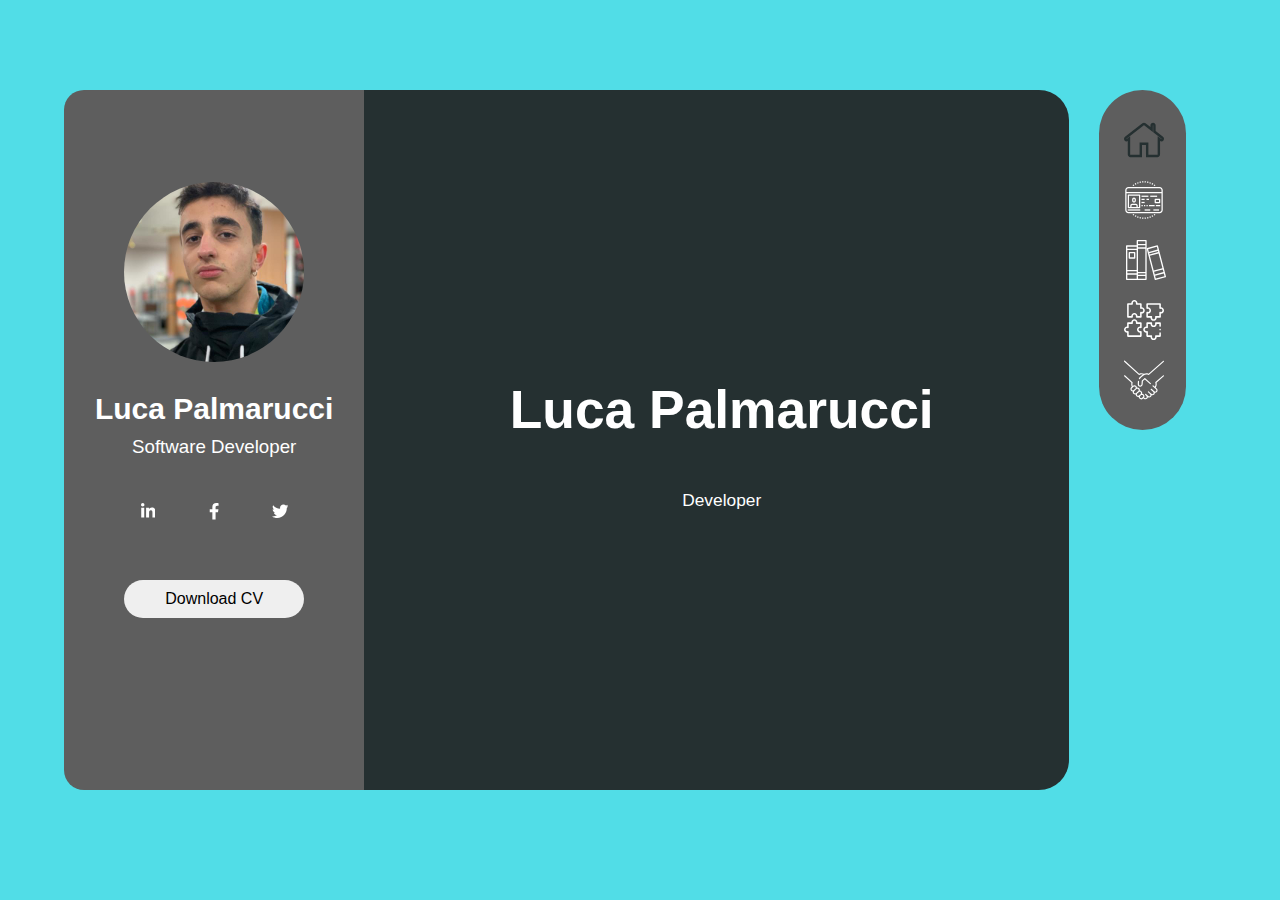
<file: index.html>
<!DOCTYPE html>
<html lang="en">
<head>
    <meta charset="UTF-8">
    <meta http-equiv="X-UA-Compatible" content="IE=edge">
    <meta name="viewport" content="width=device-width, initial-scale=1.0, maximum-scale=1.0">
    <link href="css/style.css" rel="stylesheet" type="text/css">
    <link rel="icon" type="image/png" href="img/icon/favicon.png">
    <title>Home</title>
</head>
<body>
    <section id="container">
        <aside class="general-data">
            <div class="profile-img"></div>
            <h1>Luca Palmarucci</h1>
            <h3>Software Developer</h3>
            <div class="social">
                <a href="https://www.linkedin.com/in/luca-palmarucci-67622a202/" target="_blank">
                    <svg aria-hidden="true" focusable="false" data-prefix="fab" data-icon="linkedin-in" class="svg-inline--fa fa-linkedin-in fa-w-14" role="img" xmlns="http://www.w3.org/2000/svg" viewBox="0 0 448 512"><path fill="white" d="M100.28 448H7.4V148.9h92.88zM53.79 108.1C24.09 108.1 0 83.5 0 53.8a53.79 53.79 0 0 1 107.58 0c0 29.7-24.1 54.3-53.79 54.3zM447.9 448h-92.68V302.4c0-34.7-.7-79.2-48.29-79.2-48.29 0-55.69 37.7-55.69 76.7V448h-92.78V148.9h89.08v40.8h1.3c12.4-23.5 42.69-48.3 87.88-48.3 94 0 111.28 61.9 111.28 142.3V448z"></path></svg>
                </a>
                <a href="https://www.facebook.com/luca.palmarucci" target="_blank">
                    <svg aria-hidden="true" focusable="false" data-prefix="fab" data-icon="facebook-f" class="svg-inline--fa fa-facebook-f fa-w-10" role="img" xmlns="http://www.w3.org/2000/svg" viewBox="0 0 320 512"><path fill="white" d="M279.14 288l14.22-92.66h-88.91v-60.13c0-25.35 12.42-50.06 52.24-50.06h40.42V6.26S260.43 0 225.36 0c-73.22 0-121.08 44.38-121.08 124.72v70.62H22.89V288h81.39v224h100.17V288z"></path></svg>
                </a>
                <a href="https://twitter.com/LPalmarucci" target="_blank">
                    <svg aria-hidden="true" focusable="false" data-prefix="fab" data-icon="twitter" class="svg-inline--fa fa-twitter fa-w-16" role="img" xmlns="http://www.w3.org/2000/svg" viewBox="0 0 512 512"><path fill="white" d="M459.37 151.716c.325 4.548.325 9.097.325 13.645 0 138.72-105.583 298.558-298.558 298.558-59.452 0-114.68-17.219-161.137-47.106 8.447.974 16.568 1.299 25.34 1.299 49.055 0 94.213-16.568 130.274-44.832-46.132-.975-84.792-31.188-98.112-72.772 6.498.974 12.995 1.624 19.818 1.624 9.421 0 18.843-1.3 27.614-3.573-48.081-9.747-84.143-51.98-84.143-102.985v-1.299c13.969 7.797 30.214 12.67 47.431 13.319-28.264-18.843-46.781-51.005-46.781-87.391 0-19.492 5.197-37.36 14.294-52.954 51.655 63.675 129.3 105.258 216.365 109.807-1.624-7.797-2.599-15.918-2.599-24.04 0-57.828 46.782-104.934 104.934-104.934 30.213 0 57.502 12.67 76.67 33.137 23.715-4.548 46.456-13.32 66.599-25.34-7.798 24.366-24.366 44.833-46.132 57.827 21.117-2.273 41.584-8.122 60.426-16.243-14.292 20.791-32.161 39.308-52.628 54.253z"></path></svg>
                </a>
            </div>
            <button class="download-button"><a href="Curriculum.pdf" target="_blank" class="normalize">Download CV</a></button>
        </aside>
        <article class="main-content-wrapper animation-area">
            <img src="img/profile-picture.JPEG" alt="Profile Picture" class="main-content-profile-photo"/>
            <h1 class="main-content-title-name">Luca Palmarucci</h1>
            <h4 class="main-content-subtitle-name">Developer</h4>


        </article>
        
        <aside id="menu">
            <nav>
                <span>
                    <a href="index.html">   
                        <svg class="sidebar-menu-icon menu-icon-selected" xmlns="http://www.w3.org/2000/svg" xmlns:xlink="http://www.w3.org/1999/xlink" viewBox="0 0 63.699 63.699" xml:space="preserve">
                            <path d="M63.663,29.424c-0.143-1.093-0.701-2.065-1.575-2.737l-11.715-9.021V8.608c0-2.275-1.851-4.126-4.125-4.126
                                c-2.273,0-4.125,1.851-4.125,4.126v2.705l-7.758-5.975c-0.718-0.551-1.612-0.856-2.517-0.856c-0.906,0-1.801,0.304-2.519,0.857
                                L1.606,26.687c-1.802,1.389-2.139,3.983-0.751,5.785c0.788,1.022,1.979,1.608,3.271,1.608c0.664,0,1.302-0.153,1.88-0.451V55.09
                                c0,2.275,1.851,4.127,4.126,4.127h18.534V39.732h6.351v19.482h18.271c2.274,0,4.125-1.85,4.125-4.127V33.472
                                c0.649,0.399,1.387,0.608,2.157,0.608c1.289,0,2.482-0.586,3.27-1.606C63.514,31.601,63.807,30.518,63.663,29.424z M59.819,30.144
                                c-0.08,0.105-0.189,0.122-0.247,0.122c-0.069,0-0.132-0.021-0.188-0.065L53.6,25.748V55.09c0,0.173-0.14,0.312-0.311,0.312H38.832
                                l0.001-19.484H24.852v19.484H10.132c-0.171,0-0.31-0.141-0.31-0.312V25.96L4.315,30.2c-0.056,0.043-0.119,0.065-0.188,0.065
                                c-0.059,0-0.167-0.017-0.248-0.121c-0.065-0.084-0.07-0.171-0.062-0.229c0.007-0.058,0.034-0.141,0.118-0.205L31.661,8.363
                                c0.138-0.105,0.239-0.106,0.379,0l13.899,10.703V8.608c0-0.172,0.14-0.311,0.311-0.311s0.312,0.139,0.312,0.311v10.935
                                l13.205,10.166c0.084,0.064,0.108,0.147,0.116,0.205C59.891,29.975,59.885,30.062,59.819,30.144z"/>

                        </svg>
                    </a>
                    <a class="box-item">
                        Home
                    </a>
                </span>
                <span>
                    <a href="about.html">
                        <svg class="sidebar-menu-icon" xmlns="http://www.w3.org/2000/svg" xmlns:xlink="http://www.w3.org/1999/xlink" viewBox="0 0 64 64" xml:space="preserve">
                        <path d="M57,11H7c-2.757,0-5,2.243-5,5v32c0,2.757,2.243,5,5,5h50c2.757,0,5-2.243,5-5V16C62,13.243,59.757,11,57,11z M7,13h50
                            c1.654,0,3,1.346,3,3v3H4v-3C4,14.346,5.346,13,7,13z M57,51H7c-1.654,0-3-1.346-3-3V21h56v27C60,49.654,58.654,51,57,51z"/>
                        <path d="M26.845,2.442c-0.68,0.118-1.361,0.261-2.026,0.425l0.48,1.941c0.618-0.152,1.253-0.286,1.888-0.396L26.845,2.442z"/>
                        <path d="M18.985,4.968c-0.617,0.299-1.232,0.623-1.83,0.963l0.99,1.738c0.559-0.318,1.135-0.622,1.711-0.9L18.985,4.968z"/>
                        <path d="M22.827,3.432c-0.652,0.21-1.307,0.446-1.945,0.701l0.742,1.857c0.597-0.238,1.208-0.459,1.816-0.654L22.827,3.432z"/>
                        <path d="M30.958,2.019c-0.687,0.023-1.38,0.071-2.062,0.141l0.203,1.99c0.638-0.065,1.286-0.11,1.929-0.133L30.958,2.019z"/>
                        <path d="M44.993,4.957l-0.869,1.801c0.571,0.275,1.146,0.578,1.709,0.898l0.99-1.738C46.221,5.575,45.604,5.252,44.993,4.957z"/>
                        <path d="M48.584,7.004l-1.109,1.664c0.538,0.358,1.066,0.736,1.571,1.125l1.219-1.586C49.725,7.792,49.158,7.387,48.584,7.004z"/>
                        <path d="M37.136,2.439L36.798,4.41c0.626,0.107,1.261,0.24,1.887,0.394l0.477-1.941C38.49,2.697,37.809,2.555,37.136,2.439z"/>
                        <path d="M41.152,3.426L40.541,5.33c0.608,0.195,1.219,0.414,1.816,0.652l0.74-1.857C42.458,3.87,41.804,3.635,41.152,3.426z"/>
                        <path d="M33.026,2.019l-0.064,1.998c0.631,0.021,1.278,0.064,1.924,0.131l0.203-1.99C34.397,2.087,33.703,2.04,33.026,2.019z"/>
                        <path d="M15.396,7.018c-0.562,0.374-1.121,0.774-1.662,1.19l1.221,1.584c0.504-0.388,1.025-0.761,1.549-1.11L15.396,7.018z"/>
                        <path d="M32.972,59.983l0.07,1.998c0.687-0.023,1.38-0.071,2.062-0.141l-0.203-1.99C34.263,59.916,33.614,59.961,32.972,59.983z"/>
                        <path d="M36.813,59.587l0.342,1.971c0.68-0.118,1.361-0.261,2.026-0.425l-0.48-1.941C38.083,59.344,37.448,59.478,36.813,59.587z"/>
                        <path d="M40.56,58.664l0.613,1.904c0.652-0.21,1.307-0.446,1.945-0.701l-0.742-1.857C41.779,58.248,41.168,58.469,40.56,58.664z"/>
                        <path d="M47.496,55.318l1.107,1.664c0.562-0.374,1.121-0.774,1.662-1.19l-1.221-1.584C48.541,54.596,48.02,54.969,47.496,55.318z"/>
                        <path d="M44.144,57.231l0.871,1.801c0.617-0.299,1.232-0.623,1.83-0.963l-0.99-1.738C45.296,56.649,44.72,56.953,44.144,57.231z"/>
                        <path d="M20.902,59.875c0.64,0.255,1.294,0.49,1.945,0.699l0.611-1.904c-0.608-0.195-1.219-0.414-1.816-0.652L20.902,59.875z"/>
                        <path d="M13.735,55.793c0.54,0.415,1.106,0.82,1.681,1.203l1.109-1.664c-0.538-0.358-1.066-0.736-1.571-1.125L13.735,55.793z"/>
                        <path d="M17.177,58.082c0.603,0.343,1.219,0.666,1.83,0.961l0.869-1.801c-0.571-0.275-1.146-0.578-1.709-0.898L17.177,58.082z"/>
                        <path d="M28.911,61.843c0.691,0.07,1.386,0.117,2.062,0.139l0.064-1.998c-0.631-0.021-1.278-0.064-1.924-0.131L28.911,61.843z"/>
                        <path d="M24.839,61.138c0.671,0.165,1.353,0.308,2.025,0.423l0.338-1.971c-0.626-0.107-1.261-0.24-1.887-0.394L24.839,61.138z"/>
                        <rect x="28" y="25" width="11" height="2"/>
                        <rect x="42" y="25" width="11" height="2"/>
                        <rect x="28" y="30" width="5" height="2"/>
                        <rect x="36" y="30" width="4" height="2"/>
                        <rect x="28" y="35" width="5" height="2"/>
                        <rect x="28" y="40" width="2" height="2"/>
                        <rect x="32" y="40" width="2" height="2"/>
                        <rect x="36" y="40" width="2" height="2"/>
                        <rect x="40" y="40" width="9" height="2"/>
                        <rect x="51" y="40" width="7" height="2"/>
                        <path d="M57,30h-7c-0.553,0-1,0.447-1,1v5c0,0.553,0.447,1,1,1h7c0.553,0,1-0.447,1-1v-5C58,30.447,57.553,30,57,30z M56,35h-5v-3h5
                            V35z"/>
                        <path d="M25,23H7c-0.553,0-1,0.447-1,1v20c0,0.553,0.447,1,1,1h18c0.553,0,1-0.447,1-1V24C26,23.447,25.553,23,25,23z M20,43h-8v-2
                            c0-0.552,0.448-1,1-1h6c0.552,0,1,0.448,1,1V43z M24,43h-2v-2c0-1.654-1.346-3-3-3h-6c-1.654,0-3,1.346-3,3v2H8V25h16V43z"/>
                        <rect x="6" y="47" width="20" height="2"/>
                        <path d="M16,36c1.654,0,3-1.346,3-3v-2c0-1.654-1.346-3-3-3s-3,1.346-3,3v2C13,34.654,14.346,36,16,36z M15,31c0-0.552,0.448-1,1-1
                            s1,0.448,1,1v2c0,0.552-0.448,1-1,1s-1-0.448-1-1V31z"/>
                        <rect x="33" y="47" width="9" height="2"/>
                        <rect x="47" y="47" width="9" height="2"/>
                        </svg>

                    </a>
                    <a class="box-item">
                        About
                    </a>
                </span>
                <span>
                    <a href="knowledge.html">
                        <svg class="sidebar-menu-icon" style="margin-left: 12px" viewBox="0 0 480 480" xmlns="http://www.w3.org/2000/svg">
                            <path d="m240 0h-104c-4.417969 0-8 3.582031-8 8v56h-120c-4.417969 0-8 3.582031-8 8v400c0 4.417969 3.582031 8 8 8h232c4.417969 0 8-3.582031 8-8v-464c0-4.417969-3.582031-8-8-8zm-8 416h-88v-16h88zm-216-296h112v240h-112zm216-32h-88v-24h88zm-216 288h112v24h-112zm128 8v-280h88v280zm88-368v32h-88v-32zm-104 64v24h-112v-24zm-112 336h112v48h-112zm128 48v-32h88v32zm0 0"/><path d="m479.742188 437.984375-96-368c-.535157-2.0625-1.871094-3.824219-3.714844-4.898437-1.839844-1.070313-4.03125-1.363282-6.089844-.8125l-120 32c-4.25 1.132812-6.789062 5.484374-5.679688 9.742187l96 368c.535157 2.0625 1.875 3.824219 3.71875 4.894531 1.839844 1.066406 4.03125 1.355469 6.085938.800782l120-32c4.242188-1.132813 6.777344-5.476563 5.679688-9.726563zm-201.246094-279.441406 104.542968-27.871094 3.761719 14.398437-104.535156 27.914063zm112.34375 2.050781 46.398437 177.980469-104.503906 27.882812-46.398437-177.992187zm50.472656 193.46875 8.191406 31.394531-104.542968 27.871094-8.160157-31.382813zm-71.023438-272.261719 8.710938 33.398438-104.542969 27.863281-8.703125-33.382812zm-12.578124 380.398438-8.710938-33.398438 104.542969-27.878906 8.703125 33.382813zm0 0"/>
                            <path d="m104 144h-64c-4.417969 0-8 3.582031-8 8v64c0 4.417969 3.582031 8 8 8h64c4.417969 0 8-3.582031 8-8v-64c0-4.417969-3.582031-8-8-8zm-8 64h-48v-48h48zm0 0"/>
                        </svg>
                    </a>
                    <a class="box-item">
                        Knowledge
                    </a>
                </span>
                <span>
                    <a href="hobby.html">                
                    <svg class="sidebar-menu-icon" viewBox="0 0 512 512" xmlns="http://www.w3.org/2000/svg"><g><path d="m40 339c-22.056 0-40 17.944-40 40s17.944 40 40 40v43c0 5.523 4.477 10 10 10h166c5.523 0 10-4.477 10-10v-54.84c0-3.251-1.581-6.299-4.237-8.173-2.657-1.873-6.059-2.338-9.121-1.246-2.376.847-4.549 1.259-6.642 1.259-11.028 0-20-8.972-20-20s8.972-20 20-20c2.093 0 4.266.412 6.642 1.259 3.063 1.094 6.465.627 9.121-1.246 2.657-1.874 4.237-4.922 4.237-8.173v-54.84c0-5.523-4.477-10-10-10h-43c0-22.056-17.944-40-40-40s-40 17.944-40 40h-43c-5.523 0-10 4.477-10 10zm6.642 21.259c3.063 1.094 6.465.627 9.121-1.246 2.657-1.874 4.237-4.922 4.237-8.173v-44.84h44.84c3.251 0 6.299-1.581 8.173-4.237 1.873-2.657 2.338-6.059 1.246-9.121-.847-2.376-1.259-4.549-1.259-6.642 0-11.028 8.972-20 20-20s20 8.972 20 20c0 2.093-.412 4.266-1.259 6.642-1.092 3.062-.627 6.464 1.246 9.121 1.874 2.657 4.922 4.237 8.173 4.237h44.84v33c-22.056 0-40 17.944-40 40s17.944 40 40 40v33h-146v-44.84c0-3.251-1.581-6.299-4.237-8.173-2.657-1.873-6.059-2.338-9.121-1.246-2.376.847-4.549 1.259-6.642 1.259-11.028 0-20-8.972-20-20s8.972-20 20-20c2.093 0 4.266.412 6.642 1.259z"/><path d="m472 93v-43c0-5.523-4.477-10-10-10h-166c-5.523 0-10 4.477-10 10v54.84c0 3.251 1.581 6.299 4.237 8.173 2.658 1.873 6.059 2.339 9.121 1.246 2.376-.847 4.548-1.259 6.642-1.259 11.028 0 20 8.972 20 20s-8.972 20-20 20c-2.093 0-4.266-.412-6.642-1.259-3.062-1.092-6.464-.627-9.121 1.246-2.657 1.874-4.237 4.922-4.237 8.173v54.84c0 5.523 4.477 10 10 10h43c0 22.056 17.944 40 40 40s40-17.944 40-40h43c5.523 0 10-4.477 10-10v-43c22.056 0 40-17.944 40-40s-17.944-40-40-40zm0 60c-2.093 0-4.266-.412-6.642-1.259-3.062-1.092-6.464-.627-9.121 1.246-2.657 1.874-4.237 4.922-4.237 8.173v44.84h-44.84c-3.251 0-6.299 1.581-8.173 4.237-1.873 2.657-2.338 6.059-1.246 9.121.847 2.376 1.259 4.548 1.259 6.642 0 11.028-8.972 20-20 20s-20-8.972-20-20c0-2.093.412-4.266 1.259-6.642 1.092-3.062.627-6.464-1.246-9.121-1.874-2.657-4.922-4.237-8.173-4.237h-44.84v-33c22.056 0 40-17.944 40-40s-17.944-40-40-40v-33h146v44.84c0 3.251 1.581 6.299 4.237 8.173 2.658 1.873 6.058 2.339 9.121 1.246 2.376-.847 4.548-1.259 6.642-1.259 11.028 0 20 8.972 20 20s-8.972 20-20 20z"/><path d="m216 40h-43c0-22.056-17.944-40-40-40s-40 17.944-40 40h-43c-5.523 0-10 4.477-10 10v166c0 5.523 4.477 10 10 10h54.84c3.251 0 6.299-1.581 8.173-4.237 1.873-2.657 2.338-6.059 1.246-9.121-.847-2.376-1.259-4.549-1.259-6.642 0-11.028 8.972-20 20-20s20 8.972 20 20c0 2.093-.412 4.266-1.259 6.642-1.092 3.062-.627 6.464 1.246 9.121 1.874 2.657 4.922 4.237 8.173 4.237h54.84c5.523 0 10-4.477 10-10v-43c22.056 0 40-17.944 40-40s-17.944-40-40-40v-43c0-5.523-4.477-10-10-10zm30 93c0 11.028-8.972 20-20 20-2.093 0-4.266-.412-6.642-1.259-3.063-1.092-6.464-.627-9.121 1.246-2.657 1.874-4.237 4.922-4.237 8.173v44.84h-33c0-22.056-17.944-40-40-40s-40 17.944-40 40h-33v-146h44.84c3.251 0 6.299-1.581 8.173-4.237 1.873-2.657 2.338-6.059 1.246-9.121-.847-2.376-1.259-4.549-1.259-6.642 0-11.028 8.972-20 20-20s20 8.972 20 20c0 2.093-.412 4.266-1.259 6.642-1.092 3.062-.627 6.464 1.246 9.121 1.874 2.657 4.922 4.237 8.173 4.237h44.84v44.84c0 3.251 1.581 6.299 4.237 8.173 2.657 1.873 6.058 2.339 9.121 1.246 2.376-.847 4.548-1.259 6.642-1.259 11.028 0 20 8.972 20 20z"/><circle cx="462" cy="379" r="10"/><path d="m359.013 290.237c-1.874-2.657-4.922-4.237-8.173-4.237h-54.84c-5.523 0-10 4.477-10 10v43c-22.056 0-40 17.944-40 40s17.944 40 40 40v43c0 5.523 4.477 10 10 10h43c0 22.056 17.944 40 40 40s40-17.944 40-40h43c5.523 0 10-4.477 10-10v-38c0-5.523-4.477-10-10-10s-10 4.477-10 10v28h-44.84c-3.251 0-6.299 1.581-8.173 4.237-1.873 2.657-2.338 6.059-1.246 9.121.847 2.376 1.259 4.548 1.259 6.642 0 11.028-8.972 20-20 20s-20-8.972-20-20c0-2.093.412-4.266 1.259-6.642 1.092-3.062.627-6.464-1.246-9.121-1.874-2.657-4.922-4.237-8.173-4.237h-44.84v-44.84c0-3.251-1.581-6.299-4.237-8.173-2.658-1.873-6.058-2.338-9.121-1.246-2.376.847-4.549 1.259-6.642 1.259-11.028 0-20-8.972-20-20s8.972-20 20-20c2.093 0 4.266.412 6.642 1.259 3.063 1.094 6.465.627 9.121-1.246 2.657-1.874 4.237-4.922 4.237-8.173v-44.84h33c0 22.056 17.944 40 40 40s40-17.944 40-40h33v28c0 5.523 4.477 10 10 10s10-4.477 10-10v-38c0-5.523-4.477-10-10-10h-54.84c-3.251 0-6.299 1.581-8.173 4.237-1.873 2.657-2.338 6.059-1.246 9.121.847 2.376 1.259 4.548 1.259 6.642 0 11.028-8.972 20-20 20s-20-8.972-20-20c0-2.093.412-4.266 1.259-6.642 1.092-3.062.627-6.463-1.246-9.121z"/></g></svg>
                    </a>
                    <a class="box-item">
                        Hobby
                    </a>
                </span>
                <span>
                    <a href="contact.html">
                        <svg class="sidebar-menu-icon" viewBox="0 0 512.001 512.001" xmlns="http://www.w3.org/2000/svg"><g><path d="m510.144 198.119c-2.728-3.117-7.465-3.434-10.583-.705l-97.102 84.975c-2.364 2.069-3.188 5.393-2.064 8.327 6.579 17.173 4.166 36.681-5.966 51.591l-18.402-16.409c-7.236-6.455-17.221 4.741-9.982 11.195l43.19 38.516c6.898 6.151 7.46 17.112 1.266 23.959-6.039 6.676-16.395 7.224-23.048 1.251-11.494-10.446-22.985-20.896-34.478-31.344-7.174-6.525-17.266 4.576-10.09 11.099l32.01 29.102c5.718 6.369 5.715 16.254-.053 22.632-6.04 6.677-16.394 7.223-23.115 1.19-11.617-10.126-22.761-20.788-34.044-31.282-7.1-6.605-17.315 4.38-10.215 10.984l25.157 23.396c6.616 6.24 7.718 17.143 1.422 24.104-6.04 6.676-16.395 7.224-23.083 1.22-9.725-8.937-19.699-17.418-29.234-26.583-6.991-6.72-17.386 4.094-10.395 10.814l13.966 13.424c6.708 6.498 8.011 16.92 1.47 24.15-6.039 6.677-16.393 7.224-23.041 1.255-.415-.383-3.361-3.229-6.335-6.108 6.788-11.492 5.135-26.33-4.938-37.091-5.339-5.698-12.622-9.274-20.413-9.916 2.593-10.272.089-21.672-7.583-29.867-5.783-6.177-13.555-9.716-21.941-10.005 2.379-10.135-.168-21.288-7.709-29.344-7.556-8.071-18.976-11.656-29.778-9.305-.242-7.531-3.084-15.002-8.554-20.845-11.968-12.756-32.453-13.324-44.977-1.066-4.908-12.518-5.241-26.726-.686-39.512 1.015-2.85.219-6.03-2.02-8.065l-96.25-87.533c-3.064-2.788-7.808-2.563-10.595.502-2.787 3.064-2.562 7.808.503 10.594l92.704 84.31c-4.61 16.726-2.906 34.905 4.697 50.443l-8.164 7.522c-12.543 11.498-12.196 32.694-.816 44.726 5.751 6.081 13.447 9.566 21.736 9.862-2.219 10.046.4 21.026 7.913 28.97 7.442 7.867 19.077 11.479 29.659 9.151.108 7.764 2.991 15.508 8.674 21.515 7.443 7.869 19.081 11.48 29.665 9.15.182 7.656 3.063 15.271 8.667 21.196 12.045 12.734 32.521 13.134 44.958.754l5.213-4.984c4.803 4.647 5.974 5.769 6.31 6.072 12.545 11.262 32.864 10.241 44.225-2.319 4.374-4.835 7.104-10.758 7.95-17.098 12.566 7.481 29.147 5.323 39.326-5.926 4.918-5.437 7.756-12.25 8.177-19.484 11.315 3.502 24.172.427 32.618-8.909 5.761-6.369 8.473-14.592 8.149-22.706 9.914 1.324 20.313-2.08 27.508-10.034 11.605-12.828 10.54-33.673-2.405-45.217l-13.52-12.057c12.764-17.697 16.701-40.885 10.412-61.982l93.329-81.673c3.118-2.727 3.433-7.465.705-10.582zm-408.371 185.994c-6.231-6.588-6.133-17.099.198-23.493 6.558-6.042 13.116-12.085 19.674-18.127 6.729-6.161 17.349-6.721 23.883.258 5.611 5.994 6.032 15.199 1.356 21.628-7.068 6.682-14.109 13.387-21.345 19.888-6.729 6.086-17.188 6.803-23.766-.154zm41.405 44.021c-4.474-.061-8.648-1.904-11.755-5.189-6.241-6.598-6.132-17.132.229-23.523 9.512-8.993 19.343-17.697 28.544-26.99 6.534-6.531 17.375-6.247 23.663.469 6.199 6.623 6.065 17.167-.283 23.552l-28.468 26.72c-3.161 2.977-7.547 5.018-11.93 4.961zm38.332 30.666c-4.474-.062-8.648-1.904-11.756-5.189-6.23-6.587-6.131-17.098.2-23.493l19.674-18.127c6.728-6.16 17.354-6.714 23.882.258 6.877 7.541 5.411 18.76-2.021 25.133-4.871 3.415-9.215 8.079-13.51 12.182-4.791 4.445-9.156 9.354-16.469 9.236zm50.091 25.553c-6.484 6.489-17.228 6.25-23.513-.396-5.958-6.298-6.129-16.182-.6-22.627l13.247-12.079c6.517-4.104 15.613-2.728 20.771 2.781 6.484 6.927 6.737 16.043.64 22.229-.032.031-.064.064-.096.096l-10.328 9.875c-.04.04-.081.08-.121.121z"/><path d="m2.455 20.986 185.419 168.574c2.377 2.162 5.866 2.569 8.68 1.011 13.909-7.705 30.313-8.852 44.895-3.547-16.621 14.445-37.364 28.287-50.434 46.237-5.568 7.649 6.21 16.957 12.127 8.829 12.268-16.854 31.957-29.141 47.323-43.013 16.689-15.103 41.805-18.312 61.774-7.824 2.763 1.452 6.136 1.04 8.469-1.033l188.774-167.712c3.097-2.751 3.377-7.492.625-10.588-2.751-3.097-7.491-3.377-10.588-.625l-185.058 164.41c-18.679-8.045-40.212-7.477-58.363 1.528-19.13-10.461-42.121-11.265-61.944-2.236l-181.609-165.11c-3.064-2.786-7.807-2.561-10.595.504-2.786 3.065-2.56 7.809.505 10.595z"/><path d="m192.748 272.251c.437-9.686-14.55-10.364-14.984-.675l-1.686 37.438c-.682 17.23 12.657 32.056 29.735 33.048 17.353 1.008 32.539-12.998 33.235-30.366l2.77-40.954c2.954-2.672 23.908-23.108 25.133-22.016l65.832 58.705c7.149 6.378 17.276-4.692 9.982-11.195l-71.061-63.69c-2.857-2.568-7.194-2.562-10.044.017l-32.152 29.088c-1.441 1.304-2.32 3.116-2.452 5.056l-2.98 44.085c-.677 8.966-7.941 16.849-17.392 16.294-8.973-.521-15.979-8.363-15.62-17.44z"/></g></svg>
                    </a>
                    <a class="box-item">
                        Contact
                    </a>
                </span>
            </nav>
        </aside>
    </section>
    <ul class="box-area">
        <li></li>
        <li></li>
        <li></li>
        <li></li>
        <li></li>
        <li></li>
        <li></li>
        <li></li>
        <li></li>
    </ul>
</body>
</html>
</file>
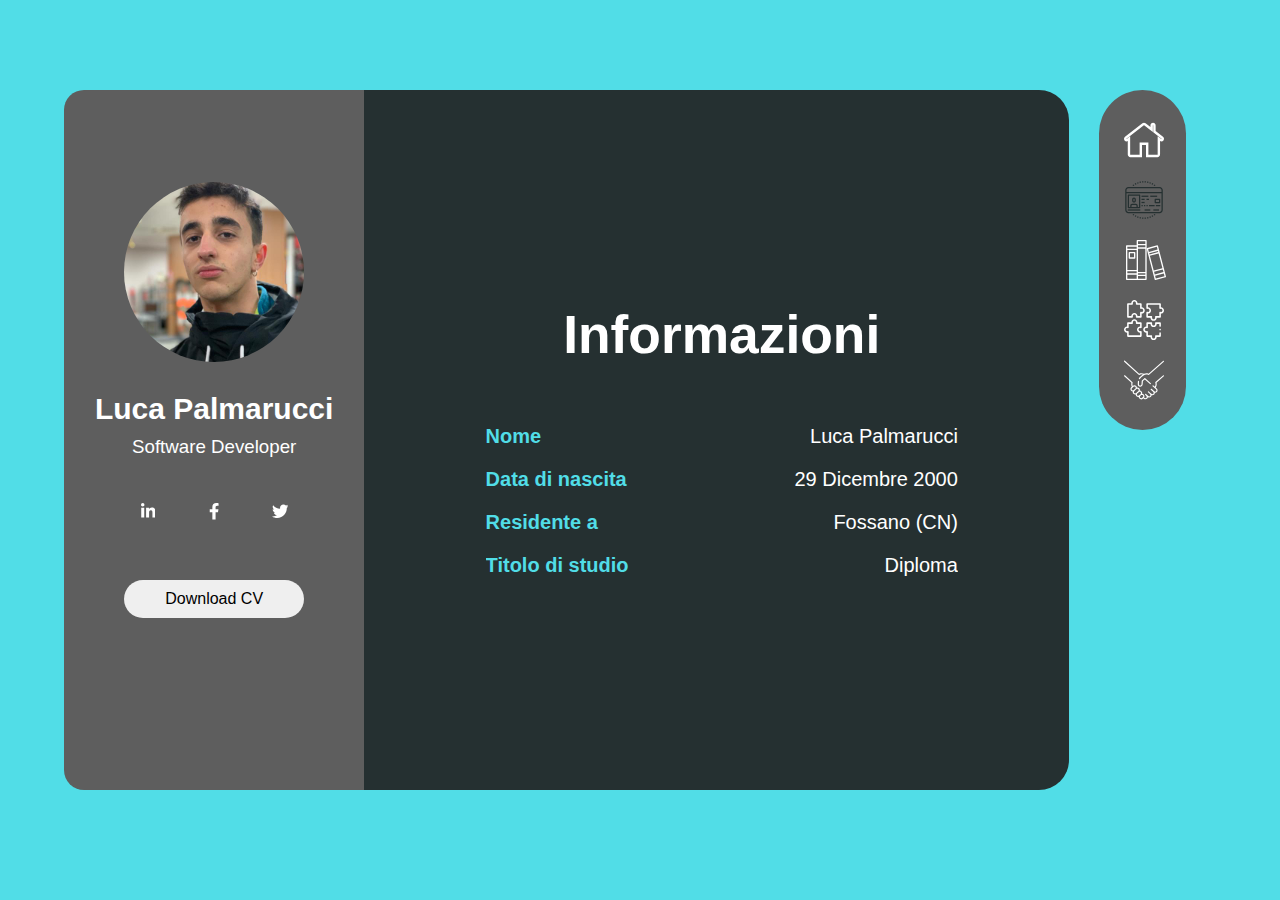
<file: about.html>
<!DOCTYPE html>
<html lang="en">
<head>
    <meta charset="UTF-8">
    <meta http-equiv="X-UA-Compatible" content="IE=edge">
    <meta name="viewport" content="width=device-width, initial-scale=1.0, maximum-scale=1.0">
    <link href="css/style.css" rel="stylesheet" type="text/css">
    <link rel="icon" type="image/png" href="img/icon/favicon.png">
    <title>About</title>
</head>
<body>
    <section id="container">
        <aside class="general-data">
            <div class="profile-img"></div>
            <h1>Luca Palmarucci</h1>
            <h3>Software Developer</h3>
            <div class="social">
                <a href="https://www.linkedin.com/in/luca-palmarucci-67622a202/" target="_blank">
                    <svg aria-hidden="true" focusable="false" data-prefix="fab" data-icon="linkedin-in" role="img" xmlns="http://www.w3.org/2000/svg" viewBox="0 0 448 512"><path fill="white" d="M100.28 448H7.4V148.9h92.88zM53.79 108.1C24.09 108.1 0 83.5 0 53.8a53.79 53.79 0 0 1 107.58 0c0 29.7-24.1 54.3-53.79 54.3zM447.9 448h-92.68V302.4c0-34.7-.7-79.2-48.29-79.2-48.29 0-55.69 37.7-55.69 76.7V448h-92.78V148.9h89.08v40.8h1.3c12.4-23.5 42.69-48.3 87.88-48.3 94 0 111.28 61.9 111.28 142.3V448z"></path></svg>
                </a>
                <a href="https://www.facebook.com/luca.palmarucci" target="_blank">
                    <svg aria-hidden="true" focusable="false" data-prefix="fab" data-icon="facebook-f" role="img" xmlns="http://www.w3.org/2000/svg" viewBox="0 0 320 512"><path fill="white" d="M279.14 288l14.22-92.66h-88.91v-60.13c0-25.35 12.42-50.06 52.24-50.06h40.42V6.26S260.43 0 225.36 0c-73.22 0-121.08 44.38-121.08 124.72v70.62H22.89V288h81.39v224h100.17V288z"></path></svg>
                </a>
                <a href="https://twitter.com/LPalmarucci" target="_blank">
                    <svg aria-hidden="true" focusable="false" data-prefix="fab" data-icon="twitter" role="img" xmlns="http://www.w3.org/2000/svg" viewBox="0 0 512 512"><path fill="white" d="M459.37 151.716c.325 4.548.325 9.097.325 13.645 0 138.72-105.583 298.558-298.558 298.558-59.452 0-114.68-17.219-161.137-47.106 8.447.974 16.568 1.299 25.34 1.299 49.055 0 94.213-16.568 130.274-44.832-46.132-.975-84.792-31.188-98.112-72.772 6.498.974 12.995 1.624 19.818 1.624 9.421 0 18.843-1.3 27.614-3.573-48.081-9.747-84.143-51.98-84.143-102.985v-1.299c13.969 7.797 30.214 12.67 47.431 13.319-28.264-18.843-46.781-51.005-46.781-87.391 0-19.492 5.197-37.36 14.294-52.954 51.655 63.675 129.3 105.258 216.365 109.807-1.624-7.797-2.599-15.918-2.599-24.04 0-57.828 46.782-104.934 104.934-104.934 30.213 0 57.502 12.67 76.67 33.137 23.715-4.548 46.456-13.32 66.599-25.34-7.798 24.366-24.366 44.833-46.132 57.827 21.117-2.273 41.584-8.122 60.426-16.243-14.292 20.791-32.161 39.308-52.628 54.253z"></path></svg>
                </a>
            </div>
            <button class="download-button"><a href="Curriculum.pdf" target="_blank" class="normalize">Download CV</a></button>
        </aside>
        
        <article class="main-content-wrapper">
            
            <h1 class="main-content-title-name">Informazioni</h1>
            <div class="main-content-dati">
                <span class="label">Nome</span><div class="desc-label">Luca Palmarucci</div><br />
                <span class="label">Data di nascita</span><div class="desc-label">29 Dicembre 2000</div><br />
                <span class="label">Residente a</span><div class="desc-label">Fossano (CN)</div><br />
                <span class="label">Titolo di studio</span><div class="desc-label">Diploma</div><br />
            </div>
        </article>
        

        <aside id="menu">
            <nav>
                <span>
                    <a href="index.html">   
                        <svg class="sidebar-menu-icon" xmlns="http://www.w3.org/2000/svg" xmlns:xlink="http://www.w3.org/1999/xlink" viewBox="0 0 63.699 63.699" xml:space="preserve">
                            <path d="M63.663,29.424c-0.143-1.093-0.701-2.065-1.575-2.737l-11.715-9.021V8.608c0-2.275-1.851-4.126-4.125-4.126
                                c-2.273,0-4.125,1.851-4.125,4.126v2.705l-7.758-5.975c-0.718-0.551-1.612-0.856-2.517-0.856c-0.906,0-1.801,0.304-2.519,0.857
                                L1.606,26.687c-1.802,1.389-2.139,3.983-0.751,5.785c0.788,1.022,1.979,1.608,3.271,1.608c0.664,0,1.302-0.153,1.88-0.451V55.09
                                c0,2.275,1.851,4.127,4.126,4.127h18.534V39.732h6.351v19.482h18.271c2.274,0,4.125-1.85,4.125-4.127V33.472
                                c0.649,0.399,1.387,0.608,2.157,0.608c1.289,0,2.482-0.586,3.27-1.606C63.514,31.601,63.807,30.518,63.663,29.424z M59.819,30.144
                                c-0.08,0.105-0.189,0.122-0.247,0.122c-0.069,0-0.132-0.021-0.188-0.065L53.6,25.748V55.09c0,0.173-0.14,0.312-0.311,0.312H38.832
                                l0.001-19.484H24.852v19.484H10.132c-0.171,0-0.31-0.141-0.31-0.312V25.96L4.315,30.2c-0.056,0.043-0.119,0.065-0.188,0.065
                                c-0.059,0-0.167-0.017-0.248-0.121c-0.065-0.084-0.07-0.171-0.062-0.229c0.007-0.058,0.034-0.141,0.118-0.205L31.661,8.363
                                c0.138-0.105,0.239-0.106,0.379,0l13.899,10.703V8.608c0-0.172,0.14-0.311,0.311-0.311s0.312,0.139,0.312,0.311v10.935
                                l13.205,10.166c0.084,0.064,0.108,0.147,0.116,0.205C59.891,29.975,59.885,30.062,59.819,30.144z"/>

                        </svg>
                    </a>
                    <a class="box-item">
                        Home
                    </a>
                </span>
                <span>
                    <a href="about.html">
                        <svg class="sidebar-menu-icon menu-icon-selected" xmlns="http://www.w3.org/2000/svg" xmlns:xlink="http://www.w3.org/1999/xlink" viewBox="0 0 64 64" xml:space="preserve">
                        <path d="M57,11H7c-2.757,0-5,2.243-5,5v32c0,2.757,2.243,5,5,5h50c2.757,0,5-2.243,5-5V16C62,13.243,59.757,11,57,11z M7,13h50
                            c1.654,0,3,1.346,3,3v3H4v-3C4,14.346,5.346,13,7,13z M57,51H7c-1.654,0-3-1.346-3-3V21h56v27C60,49.654,58.654,51,57,51z"/>
                        <path d="M26.845,2.442c-0.68,0.118-1.361,0.261-2.026,0.425l0.48,1.941c0.618-0.152,1.253-0.286,1.888-0.396L26.845,2.442z"/>
                        <path d="M18.985,4.968c-0.617,0.299-1.232,0.623-1.83,0.963l0.99,1.738c0.559-0.318,1.135-0.622,1.711-0.9L18.985,4.968z"/>
                        <path d="M22.827,3.432c-0.652,0.21-1.307,0.446-1.945,0.701l0.742,1.857c0.597-0.238,1.208-0.459,1.816-0.654L22.827,3.432z"/>
                        <path d="M30.958,2.019c-0.687,0.023-1.38,0.071-2.062,0.141l0.203,1.99c0.638-0.065,1.286-0.11,1.929-0.133L30.958,2.019z"/>
                        <path d="M44.993,4.957l-0.869,1.801c0.571,0.275,1.146,0.578,1.709,0.898l0.99-1.738C46.221,5.575,45.604,5.252,44.993,4.957z"/>
                        <path d="M48.584,7.004l-1.109,1.664c0.538,0.358,1.066,0.736,1.571,1.125l1.219-1.586C49.725,7.792,49.158,7.387,48.584,7.004z"/>
                        <path d="M37.136,2.439L36.798,4.41c0.626,0.107,1.261,0.24,1.887,0.394l0.477-1.941C38.49,2.697,37.809,2.555,37.136,2.439z"/>
                        <path d="M41.152,3.426L40.541,5.33c0.608,0.195,1.219,0.414,1.816,0.652l0.74-1.857C42.458,3.87,41.804,3.635,41.152,3.426z"/>
                        <path d="M33.026,2.019l-0.064,1.998c0.631,0.021,1.278,0.064,1.924,0.131l0.203-1.99C34.397,2.087,33.703,2.04,33.026,2.019z"/>
                        <path d="M15.396,7.018c-0.562,0.374-1.121,0.774-1.662,1.19l1.221,1.584c0.504-0.388,1.025-0.761,1.549-1.11L15.396,7.018z"/>
                        <path d="M32.972,59.983l0.07,1.998c0.687-0.023,1.38-0.071,2.062-0.141l-0.203-1.99C34.263,59.916,33.614,59.961,32.972,59.983z"/>
                        <path d="M36.813,59.587l0.342,1.971c0.68-0.118,1.361-0.261,2.026-0.425l-0.48-1.941C38.083,59.344,37.448,59.478,36.813,59.587z"/>
                        <path d="M40.56,58.664l0.613,1.904c0.652-0.21,1.307-0.446,1.945-0.701l-0.742-1.857C41.779,58.248,41.168,58.469,40.56,58.664z"/>
                        <path d="M47.496,55.318l1.107,1.664c0.562-0.374,1.121-0.774,1.662-1.19l-1.221-1.584C48.541,54.596,48.02,54.969,47.496,55.318z"/>
                        <path d="M44.144,57.231l0.871,1.801c0.617-0.299,1.232-0.623,1.83-0.963l-0.99-1.738C45.296,56.649,44.72,56.953,44.144,57.231z"/>
                        <path d="M20.902,59.875c0.64,0.255,1.294,0.49,1.945,0.699l0.611-1.904c-0.608-0.195-1.219-0.414-1.816-0.652L20.902,59.875z"/>
                        <path d="M13.735,55.793c0.54,0.415,1.106,0.82,1.681,1.203l1.109-1.664c-0.538-0.358-1.066-0.736-1.571-1.125L13.735,55.793z"/>
                        <path d="M17.177,58.082c0.603,0.343,1.219,0.666,1.83,0.961l0.869-1.801c-0.571-0.275-1.146-0.578-1.709-0.898L17.177,58.082z"/>
                        <path d="M28.911,61.843c0.691,0.07,1.386,0.117,2.062,0.139l0.064-1.998c-0.631-0.021-1.278-0.064-1.924-0.131L28.911,61.843z"/>
                        <path d="M24.839,61.138c0.671,0.165,1.353,0.308,2.025,0.423l0.338-1.971c-0.626-0.107-1.261-0.24-1.887-0.394L24.839,61.138z"/>
                        <rect x="28" y="25" width="11" height="2"/>
                        <rect x="42" y="25" width="11" height="2"/>
                        <rect x="28" y="30" width="5" height="2"/>
                        <rect x="36" y="30" width="4" height="2"/>
                        <rect x="28" y="35" width="5" height="2"/>
                        <rect x="28" y="40" width="2" height="2"/>
                        <rect x="32" y="40" width="2" height="2"/>
                        <rect x="36" y="40" width="2" height="2"/>
                        <rect x="40" y="40" width="9" height="2"/>
                        <rect x="51" y="40" width="7" height="2"/>
                        <path d="M57,30h-7c-0.553,0-1,0.447-1,1v5c0,0.553,0.447,1,1,1h7c0.553,0,1-0.447,1-1v-5C58,30.447,57.553,30,57,30z M56,35h-5v-3h5
                            V35z"/>
                        <path d="M25,23H7c-0.553,0-1,0.447-1,1v20c0,0.553,0.447,1,1,1h18c0.553,0,1-0.447,1-1V24C26,23.447,25.553,23,25,23z M20,43h-8v-2
                            c0-0.552,0.448-1,1-1h6c0.552,0,1,0.448,1,1V43z M24,43h-2v-2c0-1.654-1.346-3-3-3h-6c-1.654,0-3,1.346-3,3v2H8V25h16V43z"/>
                        <rect x="6" y="47" width="20" height="2"/>
                        <path d="M16,36c1.654,0,3-1.346,3-3v-2c0-1.654-1.346-3-3-3s-3,1.346-3,3v2C13,34.654,14.346,36,16,36z M15,31c0-0.552,0.448-1,1-1
                            s1,0.448,1,1v2c0,0.552-0.448,1-1,1s-1-0.448-1-1V31z"/>
                        <rect x="33" y="47" width="9" height="2"/>
                        <rect x="47" y="47" width="9" height="2"/>
                        </svg>

                    </a>
                    <a class="box-item">
                        About
                    </a>
                </span>
                <span>
                    <a href="knowledge.html">
                        <svg class="sidebar-menu-icon" style="margin-left: 12px" viewBox="0 0 480 480" xmlns="http://www.w3.org/2000/svg">
                            <path d="m240 0h-104c-4.417969 0-8 3.582031-8 8v56h-120c-4.417969 0-8 3.582031-8 8v400c0 4.417969 3.582031 8 8 8h232c4.417969 0 8-3.582031 8-8v-464c0-4.417969-3.582031-8-8-8zm-8 416h-88v-16h88zm-216-296h112v240h-112zm216-32h-88v-24h88zm-216 288h112v24h-112zm128 8v-280h88v280zm88-368v32h-88v-32zm-104 64v24h-112v-24zm-112 336h112v48h-112zm128 48v-32h88v32zm0 0"/><path d="m479.742188 437.984375-96-368c-.535157-2.0625-1.871094-3.824219-3.714844-4.898437-1.839844-1.070313-4.03125-1.363282-6.089844-.8125l-120 32c-4.25 1.132812-6.789062 5.484374-5.679688 9.742187l96 368c.535157 2.0625 1.875 3.824219 3.71875 4.894531 1.839844 1.066406 4.03125 1.355469 6.085938.800782l120-32c4.242188-1.132813 6.777344-5.476563 5.679688-9.726563zm-201.246094-279.441406 104.542968-27.871094 3.761719 14.398437-104.535156 27.914063zm112.34375 2.050781 46.398437 177.980469-104.503906 27.882812-46.398437-177.992187zm50.472656 193.46875 8.191406 31.394531-104.542968 27.871094-8.160157-31.382813zm-71.023438-272.261719 8.710938 33.398438-104.542969 27.863281-8.703125-33.382812zm-12.578124 380.398438-8.710938-33.398438 104.542969-27.878906 8.703125 33.382813zm0 0"/>
                            <path d="m104 144h-64c-4.417969 0-8 3.582031-8 8v64c0 4.417969 3.582031 8 8 8h64c4.417969 0 8-3.582031 8-8v-64c0-4.417969-3.582031-8-8-8zm-8 64h-48v-48h48zm0 0"/>
                        </svg>
                    </a>
                    <a class="box-item">
                        Knowledge
                    </a>
                </span>
                <span>
                    <a href="hobby.html">                
                    <svg class="sidebar-menu-icon" viewBox="0 0 512 512" xmlns="http://www.w3.org/2000/svg"><g><path d="m40 339c-22.056 0-40 17.944-40 40s17.944 40 40 40v43c0 5.523 4.477 10 10 10h166c5.523 0 10-4.477 10-10v-54.84c0-3.251-1.581-6.299-4.237-8.173-2.657-1.873-6.059-2.338-9.121-1.246-2.376.847-4.549 1.259-6.642 1.259-11.028 0-20-8.972-20-20s8.972-20 20-20c2.093 0 4.266.412 6.642 1.259 3.063 1.094 6.465.627 9.121-1.246 2.657-1.874 4.237-4.922 4.237-8.173v-54.84c0-5.523-4.477-10-10-10h-43c0-22.056-17.944-40-40-40s-40 17.944-40 40h-43c-5.523 0-10 4.477-10 10zm6.642 21.259c3.063 1.094 6.465.627 9.121-1.246 2.657-1.874 4.237-4.922 4.237-8.173v-44.84h44.84c3.251 0 6.299-1.581 8.173-4.237 1.873-2.657 2.338-6.059 1.246-9.121-.847-2.376-1.259-4.549-1.259-6.642 0-11.028 8.972-20 20-20s20 8.972 20 20c0 2.093-.412 4.266-1.259 6.642-1.092 3.062-.627 6.464 1.246 9.121 1.874 2.657 4.922 4.237 8.173 4.237h44.84v33c-22.056 0-40 17.944-40 40s17.944 40 40 40v33h-146v-44.84c0-3.251-1.581-6.299-4.237-8.173-2.657-1.873-6.059-2.338-9.121-1.246-2.376.847-4.549 1.259-6.642 1.259-11.028 0-20-8.972-20-20s8.972-20 20-20c2.093 0 4.266.412 6.642 1.259z"/><path d="m472 93v-43c0-5.523-4.477-10-10-10h-166c-5.523 0-10 4.477-10 10v54.84c0 3.251 1.581 6.299 4.237 8.173 2.658 1.873 6.059 2.339 9.121 1.246 2.376-.847 4.548-1.259 6.642-1.259 11.028 0 20 8.972 20 20s-8.972 20-20 20c-2.093 0-4.266-.412-6.642-1.259-3.062-1.092-6.464-.627-9.121 1.246-2.657 1.874-4.237 4.922-4.237 8.173v54.84c0 5.523 4.477 10 10 10h43c0 22.056 17.944 40 40 40s40-17.944 40-40h43c5.523 0 10-4.477 10-10v-43c22.056 0 40-17.944 40-40s-17.944-40-40-40zm0 60c-2.093 0-4.266-.412-6.642-1.259-3.062-1.092-6.464-.627-9.121 1.246-2.657 1.874-4.237 4.922-4.237 8.173v44.84h-44.84c-3.251 0-6.299 1.581-8.173 4.237-1.873 2.657-2.338 6.059-1.246 9.121.847 2.376 1.259 4.548 1.259 6.642 0 11.028-8.972 20-20 20s-20-8.972-20-20c0-2.093.412-4.266 1.259-6.642 1.092-3.062.627-6.464-1.246-9.121-1.874-2.657-4.922-4.237-8.173-4.237h-44.84v-33c22.056 0 40-17.944 40-40s-17.944-40-40-40v-33h146v44.84c0 3.251 1.581 6.299 4.237 8.173 2.658 1.873 6.058 2.339 9.121 1.246 2.376-.847 4.548-1.259 6.642-1.259 11.028 0 20 8.972 20 20s-8.972 20-20 20z"/><path d="m216 40h-43c0-22.056-17.944-40-40-40s-40 17.944-40 40h-43c-5.523 0-10 4.477-10 10v166c0 5.523 4.477 10 10 10h54.84c3.251 0 6.299-1.581 8.173-4.237 1.873-2.657 2.338-6.059 1.246-9.121-.847-2.376-1.259-4.549-1.259-6.642 0-11.028 8.972-20 20-20s20 8.972 20 20c0 2.093-.412 4.266-1.259 6.642-1.092 3.062-.627 6.464 1.246 9.121 1.874 2.657 4.922 4.237 8.173 4.237h54.84c5.523 0 10-4.477 10-10v-43c22.056 0 40-17.944 40-40s-17.944-40-40-40v-43c0-5.523-4.477-10-10-10zm30 93c0 11.028-8.972 20-20 20-2.093 0-4.266-.412-6.642-1.259-3.063-1.092-6.464-.627-9.121 1.246-2.657 1.874-4.237 4.922-4.237 8.173v44.84h-33c0-22.056-17.944-40-40-40s-40 17.944-40 40h-33v-146h44.84c3.251 0 6.299-1.581 8.173-4.237 1.873-2.657 2.338-6.059 1.246-9.121-.847-2.376-1.259-4.549-1.259-6.642 0-11.028 8.972-20 20-20s20 8.972 20 20c0 2.093-.412 4.266-1.259 6.642-1.092 3.062-.627 6.464 1.246 9.121 1.874 2.657 4.922 4.237 8.173 4.237h44.84v44.84c0 3.251 1.581 6.299 4.237 8.173 2.657 1.873 6.058 2.339 9.121 1.246 2.376-.847 4.548-1.259 6.642-1.259 11.028 0 20 8.972 20 20z"/><circle cx="462" cy="379" r="10"/><path d="m359.013 290.237c-1.874-2.657-4.922-4.237-8.173-4.237h-54.84c-5.523 0-10 4.477-10 10v43c-22.056 0-40 17.944-40 40s17.944 40 40 40v43c0 5.523 4.477 10 10 10h43c0 22.056 17.944 40 40 40s40-17.944 40-40h43c5.523 0 10-4.477 10-10v-38c0-5.523-4.477-10-10-10s-10 4.477-10 10v28h-44.84c-3.251 0-6.299 1.581-8.173 4.237-1.873 2.657-2.338 6.059-1.246 9.121.847 2.376 1.259 4.548 1.259 6.642 0 11.028-8.972 20-20 20s-20-8.972-20-20c0-2.093.412-4.266 1.259-6.642 1.092-3.062.627-6.464-1.246-9.121-1.874-2.657-4.922-4.237-8.173-4.237h-44.84v-44.84c0-3.251-1.581-6.299-4.237-8.173-2.658-1.873-6.058-2.338-9.121-1.246-2.376.847-4.549 1.259-6.642 1.259-11.028 0-20-8.972-20-20s8.972-20 20-20c2.093 0 4.266.412 6.642 1.259 3.063 1.094 6.465.627 9.121-1.246 2.657-1.874 4.237-4.922 4.237-8.173v-44.84h33c0 22.056 17.944 40 40 40s40-17.944 40-40h33v28c0 5.523 4.477 10 10 10s10-4.477 10-10v-38c0-5.523-4.477-10-10-10h-54.84c-3.251 0-6.299 1.581-8.173 4.237-1.873 2.657-2.338 6.059-1.246 9.121.847 2.376 1.259 4.548 1.259 6.642 0 11.028-8.972 20-20 20s-20-8.972-20-20c0-2.093.412-4.266 1.259-6.642 1.092-3.062.627-6.463-1.246-9.121z"/></g></svg>
                    </a>
                    <a class="box-item">
                        Hobby
                    </a>
                </span>
                <span>
                    <a href="contact.html">
                        <svg class="sidebar-menu-icon" viewBox="0 0 512.001 512.001" xmlns="http://www.w3.org/2000/svg"><g><path d="m510.144 198.119c-2.728-3.117-7.465-3.434-10.583-.705l-97.102 84.975c-2.364 2.069-3.188 5.393-2.064 8.327 6.579 17.173 4.166 36.681-5.966 51.591l-18.402-16.409c-7.236-6.455-17.221 4.741-9.982 11.195l43.19 38.516c6.898 6.151 7.46 17.112 1.266 23.959-6.039 6.676-16.395 7.224-23.048 1.251-11.494-10.446-22.985-20.896-34.478-31.344-7.174-6.525-17.266 4.576-10.09 11.099l32.01 29.102c5.718 6.369 5.715 16.254-.053 22.632-6.04 6.677-16.394 7.223-23.115 1.19-11.617-10.126-22.761-20.788-34.044-31.282-7.1-6.605-17.315 4.38-10.215 10.984l25.157 23.396c6.616 6.24 7.718 17.143 1.422 24.104-6.04 6.676-16.395 7.224-23.083 1.22-9.725-8.937-19.699-17.418-29.234-26.583-6.991-6.72-17.386 4.094-10.395 10.814l13.966 13.424c6.708 6.498 8.011 16.92 1.47 24.15-6.039 6.677-16.393 7.224-23.041 1.255-.415-.383-3.361-3.229-6.335-6.108 6.788-11.492 5.135-26.33-4.938-37.091-5.339-5.698-12.622-9.274-20.413-9.916 2.593-10.272.089-21.672-7.583-29.867-5.783-6.177-13.555-9.716-21.941-10.005 2.379-10.135-.168-21.288-7.709-29.344-7.556-8.071-18.976-11.656-29.778-9.305-.242-7.531-3.084-15.002-8.554-20.845-11.968-12.756-32.453-13.324-44.977-1.066-4.908-12.518-5.241-26.726-.686-39.512 1.015-2.85.219-6.03-2.02-8.065l-96.25-87.533c-3.064-2.788-7.808-2.563-10.595.502-2.787 3.064-2.562 7.808.503 10.594l92.704 84.31c-4.61 16.726-2.906 34.905 4.697 50.443l-8.164 7.522c-12.543 11.498-12.196 32.694-.816 44.726 5.751 6.081 13.447 9.566 21.736 9.862-2.219 10.046.4 21.026 7.913 28.97 7.442 7.867 19.077 11.479 29.659 9.151.108 7.764 2.991 15.508 8.674 21.515 7.443 7.869 19.081 11.48 29.665 9.15.182 7.656 3.063 15.271 8.667 21.196 12.045 12.734 32.521 13.134 44.958.754l5.213-4.984c4.803 4.647 5.974 5.769 6.31 6.072 12.545 11.262 32.864 10.241 44.225-2.319 4.374-4.835 7.104-10.758 7.95-17.098 12.566 7.481 29.147 5.323 39.326-5.926 4.918-5.437 7.756-12.25 8.177-19.484 11.315 3.502 24.172.427 32.618-8.909 5.761-6.369 8.473-14.592 8.149-22.706 9.914 1.324 20.313-2.08 27.508-10.034 11.605-12.828 10.54-33.673-2.405-45.217l-13.52-12.057c12.764-17.697 16.701-40.885 10.412-61.982l93.329-81.673c3.118-2.727 3.433-7.465.705-10.582zm-408.371 185.994c-6.231-6.588-6.133-17.099.198-23.493 6.558-6.042 13.116-12.085 19.674-18.127 6.729-6.161 17.349-6.721 23.883.258 5.611 5.994 6.032 15.199 1.356 21.628-7.068 6.682-14.109 13.387-21.345 19.888-6.729 6.086-17.188 6.803-23.766-.154zm41.405 44.021c-4.474-.061-8.648-1.904-11.755-5.189-6.241-6.598-6.132-17.132.229-23.523 9.512-8.993 19.343-17.697 28.544-26.99 6.534-6.531 17.375-6.247 23.663.469 6.199 6.623 6.065 17.167-.283 23.552l-28.468 26.72c-3.161 2.977-7.547 5.018-11.93 4.961zm38.332 30.666c-4.474-.062-8.648-1.904-11.756-5.189-6.23-6.587-6.131-17.098.2-23.493l19.674-18.127c6.728-6.16 17.354-6.714 23.882.258 6.877 7.541 5.411 18.76-2.021 25.133-4.871 3.415-9.215 8.079-13.51 12.182-4.791 4.445-9.156 9.354-16.469 9.236zm50.091 25.553c-6.484 6.489-17.228 6.25-23.513-.396-5.958-6.298-6.129-16.182-.6-22.627l13.247-12.079c6.517-4.104 15.613-2.728 20.771 2.781 6.484 6.927 6.737 16.043.64 22.229-.032.031-.064.064-.096.096l-10.328 9.875c-.04.04-.081.08-.121.121z"/><path d="m2.455 20.986 185.419 168.574c2.377 2.162 5.866 2.569 8.68 1.011 13.909-7.705 30.313-8.852 44.895-3.547-16.621 14.445-37.364 28.287-50.434 46.237-5.568 7.649 6.21 16.957 12.127 8.829 12.268-16.854 31.957-29.141 47.323-43.013 16.689-15.103 41.805-18.312 61.774-7.824 2.763 1.452 6.136 1.04 8.469-1.033l188.774-167.712c3.097-2.751 3.377-7.492.625-10.588-2.751-3.097-7.491-3.377-10.588-.625l-185.058 164.41c-18.679-8.045-40.212-7.477-58.363 1.528-19.13-10.461-42.121-11.265-61.944-2.236l-181.609-165.11c-3.064-2.786-7.807-2.561-10.595.504-2.786 3.065-2.56 7.809.505 10.595z"/><path d="m192.748 272.251c.437-9.686-14.55-10.364-14.984-.675l-1.686 37.438c-.682 17.23 12.657 32.056 29.735 33.048 17.353 1.008 32.539-12.998 33.235-30.366l2.77-40.954c2.954-2.672 23.908-23.108 25.133-22.016l65.832 58.705c7.149 6.378 17.276-4.692 9.982-11.195l-71.061-63.69c-2.857-2.568-7.194-2.562-10.044.017l-32.152 29.088c-1.441 1.304-2.32 3.116-2.452 5.056l-2.98 44.085c-.677 8.966-7.941 16.849-17.392 16.294-8.973-.521-15.979-8.363-15.62-17.44z"/></g></svg>
                    </a>
                    <a class="box-item">
                        Contact
                    </a>
                </span>
            </nav>
        </aside>
    </section>
    
    <ul class="box-area">
        <li></li>
        <li></li>
        <li></li>
        <li></li>
        <li></li>
        <li></li>
        <li></li>
        <li></li>
        <li></li>
    </ul>
</body>
</html>
</file>
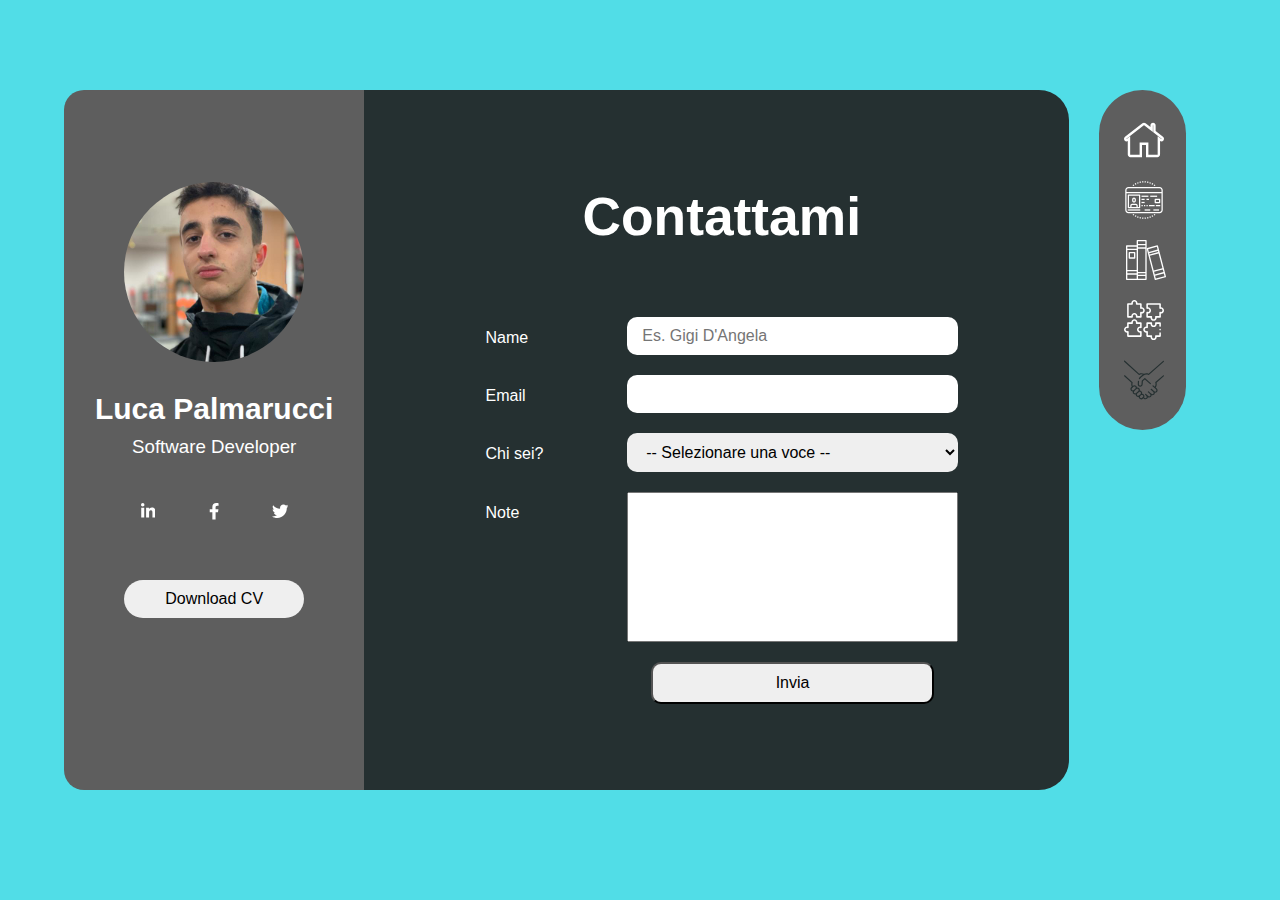
<file: contact.html>
<!DOCTYPE html>
<html lang="en">
<head>
    <meta charset="UTF-8">
    <meta http-equiv="X-UA-Compatible" content="IE=edge">
    <meta name="viewport" content="width=device-width, initial-scale=1.0, maximum-scale=1.0">
    <link href="css/style.css" rel="stylesheet" type="text/css">
    <link rel="icon" type="image/png" href="img/icon/favicon.png">
    <title>Contact</title>
</head>
<body>
    <section id="container">
        <aside class="general-data">
            <div class="profile-img"></div>
            <h1>Luca Palmarucci</h1>
            <h3>Software Developer</h3>
            <div class="social">
                <a href="https://www.linkedin.com/in/luca-palmarucci-67622a202/" target="_blank">
                    <svg aria-hidden="true" focusable="false" data-prefix="fab" data-icon="linkedin-in" role="img" xmlns="http://www.w3.org/2000/svg" viewBox="0 0 448 512"><path fill="white" d="M100.28 448H7.4V148.9h92.88zM53.79 108.1C24.09 108.1 0 83.5 0 53.8a53.79 53.79 0 0 1 107.58 0c0 29.7-24.1 54.3-53.79 54.3zM447.9 448h-92.68V302.4c0-34.7-.7-79.2-48.29-79.2-48.29 0-55.69 37.7-55.69 76.7V448h-92.78V148.9h89.08v40.8h1.3c12.4-23.5 42.69-48.3 87.88-48.3 94 0 111.28 61.9 111.28 142.3V448z"></path></svg>
                </a>
                <a href="https://www.facebook.com/luca.palmarucci" target="_blank">
                    <svg aria-hidden="true" focusable="false" data-prefix="fab" data-icon="facebook-f" role="img" xmlns="http://www.w3.org/2000/svg" viewBox="0 0 320 512"><path fill="white" d="M279.14 288l14.22-92.66h-88.91v-60.13c0-25.35 12.42-50.06 52.24-50.06h40.42V6.26S260.43 0 225.36 0c-73.22 0-121.08 44.38-121.08 124.72v70.62H22.89V288h81.39v224h100.17V288z"></path></svg>
                </a>
                <a href="https://twitter.com/LPalmarucci" target="_blank">
                    <svg aria-hidden="true" focusable="false" data-prefix="fab" data-icon="twitter" role="img" xmlns="http://www.w3.org/2000/svg" viewBox="0 0 512 512"><path fill="white" d="M459.37 151.716c.325 4.548.325 9.097.325 13.645 0 138.72-105.583 298.558-298.558 298.558-59.452 0-114.68-17.219-161.137-47.106 8.447.974 16.568 1.299 25.34 1.299 49.055 0 94.213-16.568 130.274-44.832-46.132-.975-84.792-31.188-98.112-72.772 6.498.974 12.995 1.624 19.818 1.624 9.421 0 18.843-1.3 27.614-3.573-48.081-9.747-84.143-51.98-84.143-102.985v-1.299c13.969 7.797 30.214 12.67 47.431 13.319-28.264-18.843-46.781-51.005-46.781-87.391 0-19.492 5.197-37.36 14.294-52.954 51.655 63.675 129.3 105.258 216.365 109.807-1.624-7.797-2.599-15.918-2.599-24.04 0-57.828 46.782-104.934 104.934-104.934 30.213 0 57.502 12.67 76.67 33.137 23.715-4.548 46.456-13.32 66.599-25.34-7.798 24.366-24.366 44.833-46.132 57.827 21.117-2.273 41.584-8.122 60.426-16.243-14.292 20.791-32.161 39.308-52.628 54.253z"></path></svg>
                </a>
            </div>
            <button class="download-button"><a href="Curriculum.pdf" target="_blank" class="normalize">Download CV</a></button>
        </aside>
        
        <article class="main-content-wrapper">
            
            <h1 class="main-content-title-name">Contattami</h1>
            <form action="" method="GET" id="contact-form">
                <div class="form-row">
                    <label for="name">Name</label>
                    <input type="text" id="name" name="name" placeholder="Es. Gigi D'Angela" required/>
                </div>
                
                <div class="form-row">
                    <label for="email">Email</label>
                    <input type="email" id="email" name="email" required/>
                </div>

                <div class="form-row">
                    <label for="who-are-you">Chi sei?</label>
                    <select id="who-are-you" name="who-are-you" required>
                        <option disabled selected value> -- Selezionare una voce -- </option>
                        <option value="Azienda" >Azienda</option>
                        <option value="privato" >Privato</option>
                    </select>
                </div>

                <div class="form-row">
                    <label for="commenti">Note</label>
                    <textarea id="commenti"></textarea>
                </div>

                <button type="submit">Invia</button>
            </form>
                
            </div>
        </article>

        <aside id="menu">
            <nav>
                <span>
                    <a href="index.html">   
                        <svg class="sidebar-menu-icon" xmlns="http://www.w3.org/2000/svg" xmlns:xlink="http://www.w3.org/1999/xlink" viewBox="0 0 63.699 63.699" xml:space="preserve">
                            <path d="M63.663,29.424c-0.143-1.093-0.701-2.065-1.575-2.737l-11.715-9.021V8.608c0-2.275-1.851-4.126-4.125-4.126
                                c-2.273,0-4.125,1.851-4.125,4.126v2.705l-7.758-5.975c-0.718-0.551-1.612-0.856-2.517-0.856c-0.906,0-1.801,0.304-2.519,0.857
                                L1.606,26.687c-1.802,1.389-2.139,3.983-0.751,5.785c0.788,1.022,1.979,1.608,3.271,1.608c0.664,0,1.302-0.153,1.88-0.451V55.09
                                c0,2.275,1.851,4.127,4.126,4.127h18.534V39.732h6.351v19.482h18.271c2.274,0,4.125-1.85,4.125-4.127V33.472
                                c0.649,0.399,1.387,0.608,2.157,0.608c1.289,0,2.482-0.586,3.27-1.606C63.514,31.601,63.807,30.518,63.663,29.424z M59.819,30.144
                                c-0.08,0.105-0.189,0.122-0.247,0.122c-0.069,0-0.132-0.021-0.188-0.065L53.6,25.748V55.09c0,0.173-0.14,0.312-0.311,0.312H38.832
                                l0.001-19.484H24.852v19.484H10.132c-0.171,0-0.31-0.141-0.31-0.312V25.96L4.315,30.2c-0.056,0.043-0.119,0.065-0.188,0.065
                                c-0.059,0-0.167-0.017-0.248-0.121c-0.065-0.084-0.07-0.171-0.062-0.229c0.007-0.058,0.034-0.141,0.118-0.205L31.661,8.363
                                c0.138-0.105,0.239-0.106,0.379,0l13.899,10.703V8.608c0-0.172,0.14-0.311,0.311-0.311s0.312,0.139,0.312,0.311v10.935
                                l13.205,10.166c0.084,0.064,0.108,0.147,0.116,0.205C59.891,29.975,59.885,30.062,59.819,30.144z"/>

                        </svg>
                    </a>
                    <a class="box-item">
                        Home
                    </a>
                </span>
                <span>
                    <a href="about.html">
                        <svg class="sidebar-menu-icon" xmlns="http://www.w3.org/2000/svg" xmlns:xlink="http://www.w3.org/1999/xlink" viewBox="0 0 64 64" xml:space="preserve">
                        <path d="M57,11H7c-2.757,0-5,2.243-5,5v32c0,2.757,2.243,5,5,5h50c2.757,0,5-2.243,5-5V16C62,13.243,59.757,11,57,11z M7,13h50
                            c1.654,0,3,1.346,3,3v3H4v-3C4,14.346,5.346,13,7,13z M57,51H7c-1.654,0-3-1.346-3-3V21h56v27C60,49.654,58.654,51,57,51z"/>
                        <path d="M26.845,2.442c-0.68,0.118-1.361,0.261-2.026,0.425l0.48,1.941c0.618-0.152,1.253-0.286,1.888-0.396L26.845,2.442z"/>
                        <path d="M18.985,4.968c-0.617,0.299-1.232,0.623-1.83,0.963l0.99,1.738c0.559-0.318,1.135-0.622,1.711-0.9L18.985,4.968z"/>
                        <path d="M22.827,3.432c-0.652,0.21-1.307,0.446-1.945,0.701l0.742,1.857c0.597-0.238,1.208-0.459,1.816-0.654L22.827,3.432z"/>
                        <path d="M30.958,2.019c-0.687,0.023-1.38,0.071-2.062,0.141l0.203,1.99c0.638-0.065,1.286-0.11,1.929-0.133L30.958,2.019z"/>
                        <path d="M44.993,4.957l-0.869,1.801c0.571,0.275,1.146,0.578,1.709,0.898l0.99-1.738C46.221,5.575,45.604,5.252,44.993,4.957z"/>
                        <path d="M48.584,7.004l-1.109,1.664c0.538,0.358,1.066,0.736,1.571,1.125l1.219-1.586C49.725,7.792,49.158,7.387,48.584,7.004z"/>
                        <path d="M37.136,2.439L36.798,4.41c0.626,0.107,1.261,0.24,1.887,0.394l0.477-1.941C38.49,2.697,37.809,2.555,37.136,2.439z"/>
                        <path d="M41.152,3.426L40.541,5.33c0.608,0.195,1.219,0.414,1.816,0.652l0.74-1.857C42.458,3.87,41.804,3.635,41.152,3.426z"/>
                        <path d="M33.026,2.019l-0.064,1.998c0.631,0.021,1.278,0.064,1.924,0.131l0.203-1.99C34.397,2.087,33.703,2.04,33.026,2.019z"/>
                        <path d="M15.396,7.018c-0.562,0.374-1.121,0.774-1.662,1.19l1.221,1.584c0.504-0.388,1.025-0.761,1.549-1.11L15.396,7.018z"/>
                        <path d="M32.972,59.983l0.07,1.998c0.687-0.023,1.38-0.071,2.062-0.141l-0.203-1.99C34.263,59.916,33.614,59.961,32.972,59.983z"/>
                        <path d="M36.813,59.587l0.342,1.971c0.68-0.118,1.361-0.261,2.026-0.425l-0.48-1.941C38.083,59.344,37.448,59.478,36.813,59.587z"/>
                        <path d="M40.56,58.664l0.613,1.904c0.652-0.21,1.307-0.446,1.945-0.701l-0.742-1.857C41.779,58.248,41.168,58.469,40.56,58.664z"/>
                        <path d="M47.496,55.318l1.107,1.664c0.562-0.374,1.121-0.774,1.662-1.19l-1.221-1.584C48.541,54.596,48.02,54.969,47.496,55.318z"/>
                        <path d="M44.144,57.231l0.871,1.801c0.617-0.299,1.232-0.623,1.83-0.963l-0.99-1.738C45.296,56.649,44.72,56.953,44.144,57.231z"/>
                        <path d="M20.902,59.875c0.64,0.255,1.294,0.49,1.945,0.699l0.611-1.904c-0.608-0.195-1.219-0.414-1.816-0.652L20.902,59.875z"/>
                        <path d="M13.735,55.793c0.54,0.415,1.106,0.82,1.681,1.203l1.109-1.664c-0.538-0.358-1.066-0.736-1.571-1.125L13.735,55.793z"/>
                        <path d="M17.177,58.082c0.603,0.343,1.219,0.666,1.83,0.961l0.869-1.801c-0.571-0.275-1.146-0.578-1.709-0.898L17.177,58.082z"/>
                        <path d="M28.911,61.843c0.691,0.07,1.386,0.117,2.062,0.139l0.064-1.998c-0.631-0.021-1.278-0.064-1.924-0.131L28.911,61.843z"/>
                        <path d="M24.839,61.138c0.671,0.165,1.353,0.308,2.025,0.423l0.338-1.971c-0.626-0.107-1.261-0.24-1.887-0.394L24.839,61.138z"/>
                        <rect x="28" y="25" width="11" height="2"/>
                        <rect x="42" y="25" width="11" height="2"/>
                        <rect x="28" y="30" width="5" height="2"/>
                        <rect x="36" y="30" width="4" height="2"/>
                        <rect x="28" y="35" width="5" height="2"/>
                        <rect x="28" y="40" width="2" height="2"/>
                        <rect x="32" y="40" width="2" height="2"/>
                        <rect x="36" y="40" width="2" height="2"/>
                        <rect x="40" y="40" width="9" height="2"/>
                        <rect x="51" y="40" width="7" height="2"/>
                        <path d="M57,30h-7c-0.553,0-1,0.447-1,1v5c0,0.553,0.447,1,1,1h7c0.553,0,1-0.447,1-1v-5C58,30.447,57.553,30,57,30z M56,35h-5v-3h5
                            V35z"/>
                        <path d="M25,23H7c-0.553,0-1,0.447-1,1v20c0,0.553,0.447,1,1,1h18c0.553,0,1-0.447,1-1V24C26,23.447,25.553,23,25,23z M20,43h-8v-2
                            c0-0.552,0.448-1,1-1h6c0.552,0,1,0.448,1,1V43z M24,43h-2v-2c0-1.654-1.346-3-3-3h-6c-1.654,0-3,1.346-3,3v2H8V25h16V43z"/>
                        <rect x="6" y="47" width="20" height="2"/>
                        <path d="M16,36c1.654,0,3-1.346,3-3v-2c0-1.654-1.346-3-3-3s-3,1.346-3,3v2C13,34.654,14.346,36,16,36z M15,31c0-0.552,0.448-1,1-1
                            s1,0.448,1,1v2c0,0.552-0.448,1-1,1s-1-0.448-1-1V31z"/>
                        <rect x="33" y="47" width="9" height="2"/>
                        <rect x="47" y="47" width="9" height="2"/>
                        </svg>

                    </a>
                    <a class="box-item">
                        About
                    </a>
                </span>
                <span>
                    <a href="knowledge.html">
                        <svg class="sidebar-menu-icon" style="margin-left: 12px" viewBox="0 0 480 480" xmlns="http://www.w3.org/2000/svg">
                            <path d="m240 0h-104c-4.417969 0-8 3.582031-8 8v56h-120c-4.417969 0-8 3.582031-8 8v400c0 4.417969 3.582031 8 8 8h232c4.417969 0 8-3.582031 8-8v-464c0-4.417969-3.582031-8-8-8zm-8 416h-88v-16h88zm-216-296h112v240h-112zm216-32h-88v-24h88zm-216 288h112v24h-112zm128 8v-280h88v280zm88-368v32h-88v-32zm-104 64v24h-112v-24zm-112 336h112v48h-112zm128 48v-32h88v32zm0 0"/><path d="m479.742188 437.984375-96-368c-.535157-2.0625-1.871094-3.824219-3.714844-4.898437-1.839844-1.070313-4.03125-1.363282-6.089844-.8125l-120 32c-4.25 1.132812-6.789062 5.484374-5.679688 9.742187l96 368c.535157 2.0625 1.875 3.824219 3.71875 4.894531 1.839844 1.066406 4.03125 1.355469 6.085938.800782l120-32c4.242188-1.132813 6.777344-5.476563 5.679688-9.726563zm-201.246094-279.441406 104.542968-27.871094 3.761719 14.398437-104.535156 27.914063zm112.34375 2.050781 46.398437 177.980469-104.503906 27.882812-46.398437-177.992187zm50.472656 193.46875 8.191406 31.394531-104.542968 27.871094-8.160157-31.382813zm-71.023438-272.261719 8.710938 33.398438-104.542969 27.863281-8.703125-33.382812zm-12.578124 380.398438-8.710938-33.398438 104.542969-27.878906 8.703125 33.382813zm0 0"/>
                            <path d="m104 144h-64c-4.417969 0-8 3.582031-8 8v64c0 4.417969 3.582031 8 8 8h64c4.417969 0 8-3.582031 8-8v-64c0-4.417969-3.582031-8-8-8zm-8 64h-48v-48h48zm0 0"/>
                        </svg>
                    </a>
                    <a class="box-item">
                        Knowledge
                    </a>
                </span>
                <span>
                    <a href="hobby.html">                
                    <svg class="sidebar-menu-icon" viewBox="0 0 512 512" xmlns="http://www.w3.org/2000/svg"><g><path d="m40 339c-22.056 0-40 17.944-40 40s17.944 40 40 40v43c0 5.523 4.477 10 10 10h166c5.523 0 10-4.477 10-10v-54.84c0-3.251-1.581-6.299-4.237-8.173-2.657-1.873-6.059-2.338-9.121-1.246-2.376.847-4.549 1.259-6.642 1.259-11.028 0-20-8.972-20-20s8.972-20 20-20c2.093 0 4.266.412 6.642 1.259 3.063 1.094 6.465.627 9.121-1.246 2.657-1.874 4.237-4.922 4.237-8.173v-54.84c0-5.523-4.477-10-10-10h-43c0-22.056-17.944-40-40-40s-40 17.944-40 40h-43c-5.523 0-10 4.477-10 10zm6.642 21.259c3.063 1.094 6.465.627 9.121-1.246 2.657-1.874 4.237-4.922 4.237-8.173v-44.84h44.84c3.251 0 6.299-1.581 8.173-4.237 1.873-2.657 2.338-6.059 1.246-9.121-.847-2.376-1.259-4.549-1.259-6.642 0-11.028 8.972-20 20-20s20 8.972 20 20c0 2.093-.412 4.266-1.259 6.642-1.092 3.062-.627 6.464 1.246 9.121 1.874 2.657 4.922 4.237 8.173 4.237h44.84v33c-22.056 0-40 17.944-40 40s17.944 40 40 40v33h-146v-44.84c0-3.251-1.581-6.299-4.237-8.173-2.657-1.873-6.059-2.338-9.121-1.246-2.376.847-4.549 1.259-6.642 1.259-11.028 0-20-8.972-20-20s8.972-20 20-20c2.093 0 4.266.412 6.642 1.259z"/><path d="m472 93v-43c0-5.523-4.477-10-10-10h-166c-5.523 0-10 4.477-10 10v54.84c0 3.251 1.581 6.299 4.237 8.173 2.658 1.873 6.059 2.339 9.121 1.246 2.376-.847 4.548-1.259 6.642-1.259 11.028 0 20 8.972 20 20s-8.972 20-20 20c-2.093 0-4.266-.412-6.642-1.259-3.062-1.092-6.464-.627-9.121 1.246-2.657 1.874-4.237 4.922-4.237 8.173v54.84c0 5.523 4.477 10 10 10h43c0 22.056 17.944 40 40 40s40-17.944 40-40h43c5.523 0 10-4.477 10-10v-43c22.056 0 40-17.944 40-40s-17.944-40-40-40zm0 60c-2.093 0-4.266-.412-6.642-1.259-3.062-1.092-6.464-.627-9.121 1.246-2.657 1.874-4.237 4.922-4.237 8.173v44.84h-44.84c-3.251 0-6.299 1.581-8.173 4.237-1.873 2.657-2.338 6.059-1.246 9.121.847 2.376 1.259 4.548 1.259 6.642 0 11.028-8.972 20-20 20s-20-8.972-20-20c0-2.093.412-4.266 1.259-6.642 1.092-3.062.627-6.464-1.246-9.121-1.874-2.657-4.922-4.237-8.173-4.237h-44.84v-33c22.056 0 40-17.944 40-40s-17.944-40-40-40v-33h146v44.84c0 3.251 1.581 6.299 4.237 8.173 2.658 1.873 6.058 2.339 9.121 1.246 2.376-.847 4.548-1.259 6.642-1.259 11.028 0 20 8.972 20 20s-8.972 20-20 20z"/><path d="m216 40h-43c0-22.056-17.944-40-40-40s-40 17.944-40 40h-43c-5.523 0-10 4.477-10 10v166c0 5.523 4.477 10 10 10h54.84c3.251 0 6.299-1.581 8.173-4.237 1.873-2.657 2.338-6.059 1.246-9.121-.847-2.376-1.259-4.549-1.259-6.642 0-11.028 8.972-20 20-20s20 8.972 20 20c0 2.093-.412 4.266-1.259 6.642-1.092 3.062-.627 6.464 1.246 9.121 1.874 2.657 4.922 4.237 8.173 4.237h54.84c5.523 0 10-4.477 10-10v-43c22.056 0 40-17.944 40-40s-17.944-40-40-40v-43c0-5.523-4.477-10-10-10zm30 93c0 11.028-8.972 20-20 20-2.093 0-4.266-.412-6.642-1.259-3.063-1.092-6.464-.627-9.121 1.246-2.657 1.874-4.237 4.922-4.237 8.173v44.84h-33c0-22.056-17.944-40-40-40s-40 17.944-40 40h-33v-146h44.84c3.251 0 6.299-1.581 8.173-4.237 1.873-2.657 2.338-6.059 1.246-9.121-.847-2.376-1.259-4.549-1.259-6.642 0-11.028 8.972-20 20-20s20 8.972 20 20c0 2.093-.412 4.266-1.259 6.642-1.092 3.062-.627 6.464 1.246 9.121 1.874 2.657 4.922 4.237 8.173 4.237h44.84v44.84c0 3.251 1.581 6.299 4.237 8.173 2.657 1.873 6.058 2.339 9.121 1.246 2.376-.847 4.548-1.259 6.642-1.259 11.028 0 20 8.972 20 20z"/><circle cx="462" cy="379" r="10"/><path d="m359.013 290.237c-1.874-2.657-4.922-4.237-8.173-4.237h-54.84c-5.523 0-10 4.477-10 10v43c-22.056 0-40 17.944-40 40s17.944 40 40 40v43c0 5.523 4.477 10 10 10h43c0 22.056 17.944 40 40 40s40-17.944 40-40h43c5.523 0 10-4.477 10-10v-38c0-5.523-4.477-10-10-10s-10 4.477-10 10v28h-44.84c-3.251 0-6.299 1.581-8.173 4.237-1.873 2.657-2.338 6.059-1.246 9.121.847 2.376 1.259 4.548 1.259 6.642 0 11.028-8.972 20-20 20s-20-8.972-20-20c0-2.093.412-4.266 1.259-6.642 1.092-3.062.627-6.464-1.246-9.121-1.874-2.657-4.922-4.237-8.173-4.237h-44.84v-44.84c0-3.251-1.581-6.299-4.237-8.173-2.658-1.873-6.058-2.338-9.121-1.246-2.376.847-4.549 1.259-6.642 1.259-11.028 0-20-8.972-20-20s8.972-20 20-20c2.093 0 4.266.412 6.642 1.259 3.063 1.094 6.465.627 9.121-1.246 2.657-1.874 4.237-4.922 4.237-8.173v-44.84h33c0 22.056 17.944 40 40 40s40-17.944 40-40h33v28c0 5.523 4.477 10 10 10s10-4.477 10-10v-38c0-5.523-4.477-10-10-10h-54.84c-3.251 0-6.299 1.581-8.173 4.237-1.873 2.657-2.338 6.059-1.246 9.121.847 2.376 1.259 4.548 1.259 6.642 0 11.028-8.972 20-20 20s-20-8.972-20-20c0-2.093.412-4.266 1.259-6.642 1.092-3.062.627-6.463-1.246-9.121z"/></g></svg>
                    </a>
                    <a class="box-item">
                        Hobby
                    </a>
                </span>
                <span>
                    <a href="contact.html">
                        <svg class="sidebar-menu-icon menu-icon-selected" viewBox="0 0 512.001 512.001" xmlns="http://www.w3.org/2000/svg"><g><path d="m510.144 198.119c-2.728-3.117-7.465-3.434-10.583-.705l-97.102 84.975c-2.364 2.069-3.188 5.393-2.064 8.327 6.579 17.173 4.166 36.681-5.966 51.591l-18.402-16.409c-7.236-6.455-17.221 4.741-9.982 11.195l43.19 38.516c6.898 6.151 7.46 17.112 1.266 23.959-6.039 6.676-16.395 7.224-23.048 1.251-11.494-10.446-22.985-20.896-34.478-31.344-7.174-6.525-17.266 4.576-10.09 11.099l32.01 29.102c5.718 6.369 5.715 16.254-.053 22.632-6.04 6.677-16.394 7.223-23.115 1.19-11.617-10.126-22.761-20.788-34.044-31.282-7.1-6.605-17.315 4.38-10.215 10.984l25.157 23.396c6.616 6.24 7.718 17.143 1.422 24.104-6.04 6.676-16.395 7.224-23.083 1.22-9.725-8.937-19.699-17.418-29.234-26.583-6.991-6.72-17.386 4.094-10.395 10.814l13.966 13.424c6.708 6.498 8.011 16.92 1.47 24.15-6.039 6.677-16.393 7.224-23.041 1.255-.415-.383-3.361-3.229-6.335-6.108 6.788-11.492 5.135-26.33-4.938-37.091-5.339-5.698-12.622-9.274-20.413-9.916 2.593-10.272.089-21.672-7.583-29.867-5.783-6.177-13.555-9.716-21.941-10.005 2.379-10.135-.168-21.288-7.709-29.344-7.556-8.071-18.976-11.656-29.778-9.305-.242-7.531-3.084-15.002-8.554-20.845-11.968-12.756-32.453-13.324-44.977-1.066-4.908-12.518-5.241-26.726-.686-39.512 1.015-2.85.219-6.03-2.02-8.065l-96.25-87.533c-3.064-2.788-7.808-2.563-10.595.502-2.787 3.064-2.562 7.808.503 10.594l92.704 84.31c-4.61 16.726-2.906 34.905 4.697 50.443l-8.164 7.522c-12.543 11.498-12.196 32.694-.816 44.726 5.751 6.081 13.447 9.566 21.736 9.862-2.219 10.046.4 21.026 7.913 28.97 7.442 7.867 19.077 11.479 29.659 9.151.108 7.764 2.991 15.508 8.674 21.515 7.443 7.869 19.081 11.48 29.665 9.15.182 7.656 3.063 15.271 8.667 21.196 12.045 12.734 32.521 13.134 44.958.754l5.213-4.984c4.803 4.647 5.974 5.769 6.31 6.072 12.545 11.262 32.864 10.241 44.225-2.319 4.374-4.835 7.104-10.758 7.95-17.098 12.566 7.481 29.147 5.323 39.326-5.926 4.918-5.437 7.756-12.25 8.177-19.484 11.315 3.502 24.172.427 32.618-8.909 5.761-6.369 8.473-14.592 8.149-22.706 9.914 1.324 20.313-2.08 27.508-10.034 11.605-12.828 10.54-33.673-2.405-45.217l-13.52-12.057c12.764-17.697 16.701-40.885 10.412-61.982l93.329-81.673c3.118-2.727 3.433-7.465.705-10.582zm-408.371 185.994c-6.231-6.588-6.133-17.099.198-23.493 6.558-6.042 13.116-12.085 19.674-18.127 6.729-6.161 17.349-6.721 23.883.258 5.611 5.994 6.032 15.199 1.356 21.628-7.068 6.682-14.109 13.387-21.345 19.888-6.729 6.086-17.188 6.803-23.766-.154zm41.405 44.021c-4.474-.061-8.648-1.904-11.755-5.189-6.241-6.598-6.132-17.132.229-23.523 9.512-8.993 19.343-17.697 28.544-26.99 6.534-6.531 17.375-6.247 23.663.469 6.199 6.623 6.065 17.167-.283 23.552l-28.468 26.72c-3.161 2.977-7.547 5.018-11.93 4.961zm38.332 30.666c-4.474-.062-8.648-1.904-11.756-5.189-6.23-6.587-6.131-17.098.2-23.493l19.674-18.127c6.728-6.16 17.354-6.714 23.882.258 6.877 7.541 5.411 18.76-2.021 25.133-4.871 3.415-9.215 8.079-13.51 12.182-4.791 4.445-9.156 9.354-16.469 9.236zm50.091 25.553c-6.484 6.489-17.228 6.25-23.513-.396-5.958-6.298-6.129-16.182-.6-22.627l13.247-12.079c6.517-4.104 15.613-2.728 20.771 2.781 6.484 6.927 6.737 16.043.64 22.229-.032.031-.064.064-.096.096l-10.328 9.875c-.04.04-.081.08-.121.121z"/><path d="m2.455 20.986 185.419 168.574c2.377 2.162 5.866 2.569 8.68 1.011 13.909-7.705 30.313-8.852 44.895-3.547-16.621 14.445-37.364 28.287-50.434 46.237-5.568 7.649 6.21 16.957 12.127 8.829 12.268-16.854 31.957-29.141 47.323-43.013 16.689-15.103 41.805-18.312 61.774-7.824 2.763 1.452 6.136 1.04 8.469-1.033l188.774-167.712c3.097-2.751 3.377-7.492.625-10.588-2.751-3.097-7.491-3.377-10.588-.625l-185.058 164.41c-18.679-8.045-40.212-7.477-58.363 1.528-19.13-10.461-42.121-11.265-61.944-2.236l-181.609-165.11c-3.064-2.786-7.807-2.561-10.595.504-2.786 3.065-2.56 7.809.505 10.595z"/><path d="m192.748 272.251c.437-9.686-14.55-10.364-14.984-.675l-1.686 37.438c-.682 17.23 12.657 32.056 29.735 33.048 17.353 1.008 32.539-12.998 33.235-30.366l2.77-40.954c2.954-2.672 23.908-23.108 25.133-22.016l65.832 58.705c7.149 6.378 17.276-4.692 9.982-11.195l-71.061-63.69c-2.857-2.568-7.194-2.562-10.044.017l-32.152 29.088c-1.441 1.304-2.32 3.116-2.452 5.056l-2.98 44.085c-.677 8.966-7.941 16.849-17.392 16.294-8.973-.521-15.979-8.363-15.62-17.44z"/></g></svg>
                    </a>
                    <a class="box-item">
                        Contact
                    </a>
                </span>
            </nav>
        </aside>
    </section>
    
    <ul class="box-area">
        <li></li>
        <li></li>
        <li></li>
        <li></li>
        <li></li>
        <li></li>
        <li></li>
        <li></li>
        <li></li>
    </ul>
</body>
</html>
</file>
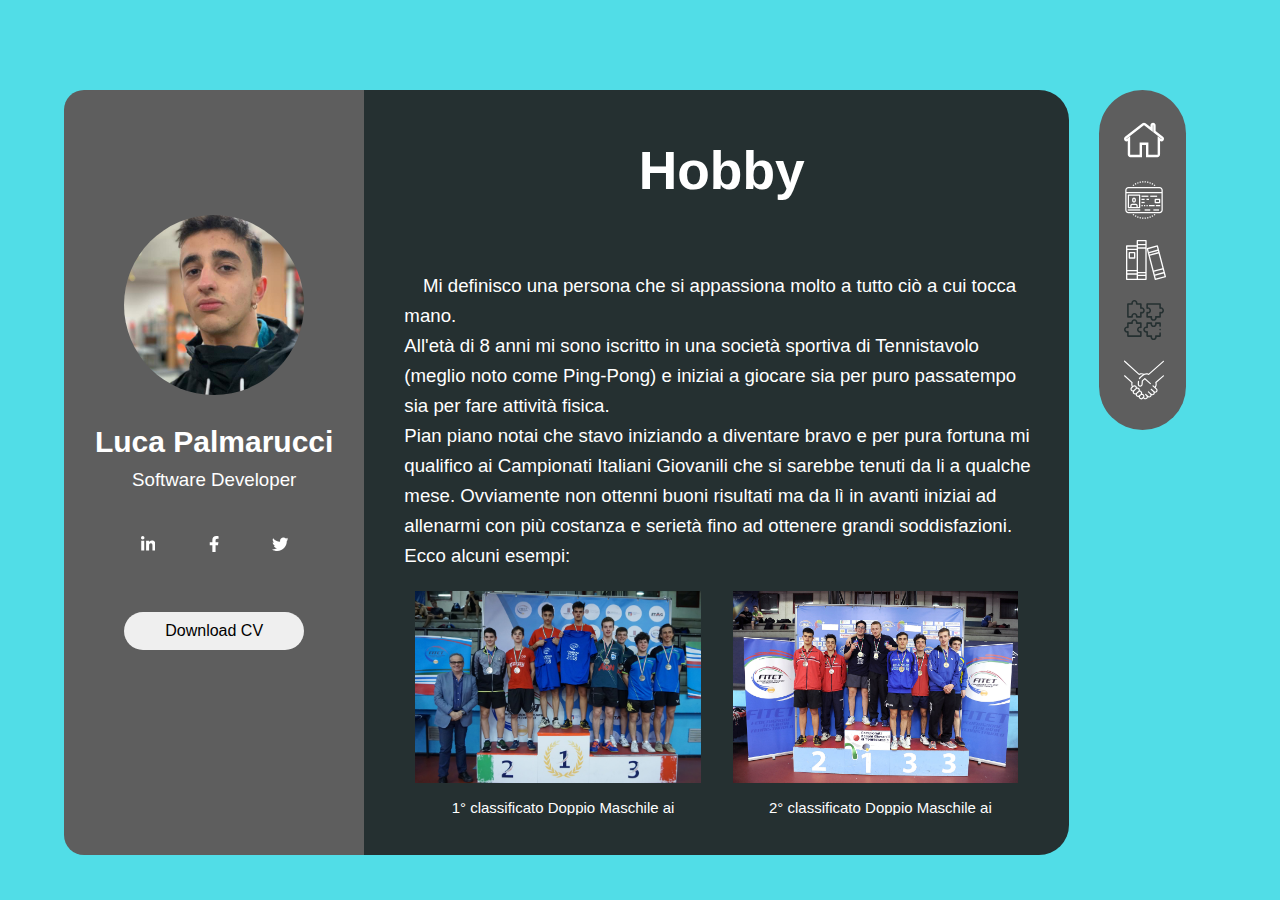
<file: hobby.html>
<!DOCTYPE html>
<html lang="en">
<head>
    <meta charset="UTF-8">
    <meta http-equiv="X-UA-Compatible" content="IE=edge">
    <meta name="viewport" content="width=device-width, initial-scale=1.0, maximum-scale=1.0">
    <link href="css/style.css" rel="stylesheet" type="text/css">
    <link rel="icon" type="image/png" href="img/icon/favicon.png">
    <title>Hobby</title>
</head>
<body>
    <section id="container">
        <aside class="general-data">
            <div class="profile-img"></div>
            <h1>Luca Palmarucci</h1>
            <h3>Software Developer</h3>
            <div class="social">
                <a href="https://www.linkedin.com/in/luca-palmarucci-67622a202/" target="_blank">
                    <svg aria-hidden="true" focusable="false" data-prefix="fab" data-icon="linkedin-in" class="svg-inline--fa fa-linkedin-in fa-w-14" role="img" xmlns="http://www.w3.org/2000/svg" viewBox="0 0 448 512"><path fill="white" d="M100.28 448H7.4V148.9h92.88zM53.79 108.1C24.09 108.1 0 83.5 0 53.8a53.79 53.79 0 0 1 107.58 0c0 29.7-24.1 54.3-53.79 54.3zM447.9 448h-92.68V302.4c0-34.7-.7-79.2-48.29-79.2-48.29 0-55.69 37.7-55.69 76.7V448h-92.78V148.9h89.08v40.8h1.3c12.4-23.5 42.69-48.3 87.88-48.3 94 0 111.28 61.9 111.28 142.3V448z"></path></svg>
                </a>
                <a href="https://www.facebook.com/luca.palmarucci" target="_blank">
                    <svg aria-hidden="true" focusable="false" data-prefix="fab" data-icon="facebook-f" class="svg-inline--fa fa-facebook-f fa-w-10" role="img" xmlns="http://www.w3.org/2000/svg" viewBox="0 0 320 512"><path fill="white" d="M279.14 288l14.22-92.66h-88.91v-60.13c0-25.35 12.42-50.06 52.24-50.06h40.42V6.26S260.43 0 225.36 0c-73.22 0-121.08 44.38-121.08 124.72v70.62H22.89V288h81.39v224h100.17V288z"></path></svg>
                </a>
                <a href="https://twitter.com/LPalmarucci" target="_blank">
                    <svg aria-hidden="true" focusable="false" data-prefix="fab" data-icon="twitter" class="svg-inline--fa fa-twitter fa-w-16" role="img" xmlns="http://www.w3.org/2000/svg" viewBox="0 0 512 512"><path fill="white" d="M459.37 151.716c.325 4.548.325 9.097.325 13.645 0 138.72-105.583 298.558-298.558 298.558-59.452 0-114.68-17.219-161.137-47.106 8.447.974 16.568 1.299 25.34 1.299 49.055 0 94.213-16.568 130.274-44.832-46.132-.975-84.792-31.188-98.112-72.772 6.498.974 12.995 1.624 19.818 1.624 9.421 0 18.843-1.3 27.614-3.573-48.081-9.747-84.143-51.98-84.143-102.985v-1.299c13.969 7.797 30.214 12.67 47.431 13.319-28.264-18.843-46.781-51.005-46.781-87.391 0-19.492 5.197-37.36 14.294-52.954 51.655 63.675 129.3 105.258 216.365 109.807-1.624-7.797-2.599-15.918-2.599-24.04 0-57.828 46.782-104.934 104.934-104.934 30.213 0 57.502 12.67 76.67 33.137 23.715-4.548 46.456-13.32 66.599-25.34-7.798 24.366-24.366 44.833-46.132 57.827 21.117-2.273 41.584-8.122 60.426-16.243-14.292 20.791-32.161 39.308-52.628 54.253z"></path></svg>
                </a>
            </div>
            <button class="download-button"><a href="Curriculum.pdf" target="_blank" class="normalize">Download CV</a></button>
        </aside>
        
        <article class="main-content-wrapper">
            
            <h1 class="main-content-title-name">Hobby</h1>
            <div class="main-content-paragraph">

                <p>
                    Mi definisco una persona che si appassiona molto a tutto ciò a cui tocca mano. <br />
                    All'età di 8 anni mi sono iscritto in una società sportiva di Tennistavolo (meglio noto come Ping-Pong)
                    e iniziai a giocare sia per puro passatempo sia per fare attività fisica. <br />
                    Pian piano notai che stavo iniziando a diventare bravo e per pura fortuna mi qualifico ai Campionati Italiani Giovanili
                    che si sarebbe tenuti da li a qualche mese. Ovviamente non ottenni buoni risultati ma da lì in avanti iniziai ad allenarmi con 
                    più costanza e serietà fino ad ottenere grandi soddisfazioni. Ecco alcuni esempi:
    
                    <div class="img-grid">
                        <div class="img-grid-column">
                            <img src="img/double-man-2018.jpeg" alt="1° classificato Doppio Maschile ai Campionati Italiani Giovanili 2018" class="img-subparagraph"/>
                            <span class="img-subparagraph-didascalia-img">1° classificato Doppio Maschile ai Campionati Italiani Giovanili 2018</span>
                        </div>
                        <div class="img-grid-column">
                            <img src="img/double-man-2019.jpeg" alt="2° classificato Doppio Misto ai Campionati Italiani Giovanili 2019" class="img-subparagraph"/>
                            <span class="img-subparagraph-didascalia-img">2° classificato Doppio Maschile ai Campionati Italiani Giovanili 2019</span>
                        </div>
                        <div class="img-grid-column">
                            <img src="img/mixed-double-2018.jpeg" alt="3° classificato Doppio Misto ai Campionati Italiani Giovanili 2019" class="img-subparagraph"/>
                            <span class="img-subparagraph-didascalia-img">3° classificato Doppio Misto ai Campionati Italiani Giovanili 2019</span>
                        </div>
                        <div class="img-grid-column">
                            <img src="img/man-team-2019.jpeg" alt="2° classificato Squadre Maschili Juniores Campionati Italiani Giovanili 2019" class="img-subparagraph"/>
                            <span class="img-subparagraph-didascalia-img">2° classificato Squadre Maschili Juniores Campionati Italiani 2019</span>
                        </div>
                    </div>

                </p>
            </div>
        </article>
    
        <aside id="menu">
            <nav>
                <span>
                    <a href="index.html">   
                        <svg class="sidebar-menu-icon" xmlns="http://www.w3.org/2000/svg" xmlns:xlink="http://www.w3.org/1999/xlink" viewBox="0 0 63.699 63.699" xml:space="preserve">
                            <path d="M63.663,29.424c-0.143-1.093-0.701-2.065-1.575-2.737l-11.715-9.021V8.608c0-2.275-1.851-4.126-4.125-4.126
                                c-2.273,0-4.125,1.851-4.125,4.126v2.705l-7.758-5.975c-0.718-0.551-1.612-0.856-2.517-0.856c-0.906,0-1.801,0.304-2.519,0.857
                                L1.606,26.687c-1.802,1.389-2.139,3.983-0.751,5.785c0.788,1.022,1.979,1.608,3.271,1.608c0.664,0,1.302-0.153,1.88-0.451V55.09
                                c0,2.275,1.851,4.127,4.126,4.127h18.534V39.732h6.351v19.482h18.271c2.274,0,4.125-1.85,4.125-4.127V33.472
                                c0.649,0.399,1.387,0.608,2.157,0.608c1.289,0,2.482-0.586,3.27-1.606C63.514,31.601,63.807,30.518,63.663,29.424z M59.819,30.144
                                c-0.08,0.105-0.189,0.122-0.247,0.122c-0.069,0-0.132-0.021-0.188-0.065L53.6,25.748V55.09c0,0.173-0.14,0.312-0.311,0.312H38.832
                                l0.001-19.484H24.852v19.484H10.132c-0.171,0-0.31-0.141-0.31-0.312V25.96L4.315,30.2c-0.056,0.043-0.119,0.065-0.188,0.065
                                c-0.059,0-0.167-0.017-0.248-0.121c-0.065-0.084-0.07-0.171-0.062-0.229c0.007-0.058,0.034-0.141,0.118-0.205L31.661,8.363
                                c0.138-0.105,0.239-0.106,0.379,0l13.899,10.703V8.608c0-0.172,0.14-0.311,0.311-0.311s0.312,0.139,0.312,0.311v10.935
                                l13.205,10.166c0.084,0.064,0.108,0.147,0.116,0.205C59.891,29.975,59.885,30.062,59.819,30.144z"/>

                        </svg>
                    </a>
                    <a class="box-item">
                        Home
                    </a>
                </span>
                <span>
                    <a href="about.html">
                        <svg class="sidebar-menu-icon" xmlns="http://www.w3.org/2000/svg" xmlns:xlink="http://www.w3.org/1999/xlink" viewBox="0 0 64 64" xml:space="preserve">
                        <path d="M57,11H7c-2.757,0-5,2.243-5,5v32c0,2.757,2.243,5,5,5h50c2.757,0,5-2.243,5-5V16C62,13.243,59.757,11,57,11z M7,13h50
                            c1.654,0,3,1.346,3,3v3H4v-3C4,14.346,5.346,13,7,13z M57,51H7c-1.654,0-3-1.346-3-3V21h56v27C60,49.654,58.654,51,57,51z"/>
                        <path d="M26.845,2.442c-0.68,0.118-1.361,0.261-2.026,0.425l0.48,1.941c0.618-0.152,1.253-0.286,1.888-0.396L26.845,2.442z"/>
                        <path d="M18.985,4.968c-0.617,0.299-1.232,0.623-1.83,0.963l0.99,1.738c0.559-0.318,1.135-0.622,1.711-0.9L18.985,4.968z"/>
                        <path d="M22.827,3.432c-0.652,0.21-1.307,0.446-1.945,0.701l0.742,1.857c0.597-0.238,1.208-0.459,1.816-0.654L22.827,3.432z"/>
                        <path d="M30.958,2.019c-0.687,0.023-1.38,0.071-2.062,0.141l0.203,1.99c0.638-0.065,1.286-0.11,1.929-0.133L30.958,2.019z"/>
                        <path d="M44.993,4.957l-0.869,1.801c0.571,0.275,1.146,0.578,1.709,0.898l0.99-1.738C46.221,5.575,45.604,5.252,44.993,4.957z"/>
                        <path d="M48.584,7.004l-1.109,1.664c0.538,0.358,1.066,0.736,1.571,1.125l1.219-1.586C49.725,7.792,49.158,7.387,48.584,7.004z"/>
                        <path d="M37.136,2.439L36.798,4.41c0.626,0.107,1.261,0.24,1.887,0.394l0.477-1.941C38.49,2.697,37.809,2.555,37.136,2.439z"/>
                        <path d="M41.152,3.426L40.541,5.33c0.608,0.195,1.219,0.414,1.816,0.652l0.74-1.857C42.458,3.87,41.804,3.635,41.152,3.426z"/>
                        <path d="M33.026,2.019l-0.064,1.998c0.631,0.021,1.278,0.064,1.924,0.131l0.203-1.99C34.397,2.087,33.703,2.04,33.026,2.019z"/>
                        <path d="M15.396,7.018c-0.562,0.374-1.121,0.774-1.662,1.19l1.221,1.584c0.504-0.388,1.025-0.761,1.549-1.11L15.396,7.018z"/>
                        <path d="M32.972,59.983l0.07,1.998c0.687-0.023,1.38-0.071,2.062-0.141l-0.203-1.99C34.263,59.916,33.614,59.961,32.972,59.983z"/>
                        <path d="M36.813,59.587l0.342,1.971c0.68-0.118,1.361-0.261,2.026-0.425l-0.48-1.941C38.083,59.344,37.448,59.478,36.813,59.587z"/>
                        <path d="M40.56,58.664l0.613,1.904c0.652-0.21,1.307-0.446,1.945-0.701l-0.742-1.857C41.779,58.248,41.168,58.469,40.56,58.664z"/>
                        <path d="M47.496,55.318l1.107,1.664c0.562-0.374,1.121-0.774,1.662-1.19l-1.221-1.584C48.541,54.596,48.02,54.969,47.496,55.318z"/>
                        <path d="M44.144,57.231l0.871,1.801c0.617-0.299,1.232-0.623,1.83-0.963l-0.99-1.738C45.296,56.649,44.72,56.953,44.144,57.231z"/>
                        <path d="M20.902,59.875c0.64,0.255,1.294,0.49,1.945,0.699l0.611-1.904c-0.608-0.195-1.219-0.414-1.816-0.652L20.902,59.875z"/>
                        <path d="M13.735,55.793c0.54,0.415,1.106,0.82,1.681,1.203l1.109-1.664c-0.538-0.358-1.066-0.736-1.571-1.125L13.735,55.793z"/>
                        <path d="M17.177,58.082c0.603,0.343,1.219,0.666,1.83,0.961l0.869-1.801c-0.571-0.275-1.146-0.578-1.709-0.898L17.177,58.082z"/>
                        <path d="M28.911,61.843c0.691,0.07,1.386,0.117,2.062,0.139l0.064-1.998c-0.631-0.021-1.278-0.064-1.924-0.131L28.911,61.843z"/>
                        <path d="M24.839,61.138c0.671,0.165,1.353,0.308,2.025,0.423l0.338-1.971c-0.626-0.107-1.261-0.24-1.887-0.394L24.839,61.138z"/>
                        <rect x="28" y="25" width="11" height="2"/>
                        <rect x="42" y="25" width="11" height="2"/>
                        <rect x="28" y="30" width="5" height="2"/>
                        <rect x="36" y="30" width="4" height="2"/>
                        <rect x="28" y="35" width="5" height="2"/>
                        <rect x="28" y="40" width="2" height="2"/>
                        <rect x="32" y="40" width="2" height="2"/>
                        <rect x="36" y="40" width="2" height="2"/>
                        <rect x="40" y="40" width="9" height="2"/>
                        <rect x="51" y="40" width="7" height="2"/>
                        <path d="M57,30h-7c-0.553,0-1,0.447-1,1v5c0,0.553,0.447,1,1,1h7c0.553,0,1-0.447,1-1v-5C58,30.447,57.553,30,57,30z M56,35h-5v-3h5
                            V35z"/>
                        <path d="M25,23H7c-0.553,0-1,0.447-1,1v20c0,0.553,0.447,1,1,1h18c0.553,0,1-0.447,1-1V24C26,23.447,25.553,23,25,23z M20,43h-8v-2
                            c0-0.552,0.448-1,1-1h6c0.552,0,1,0.448,1,1V43z M24,43h-2v-2c0-1.654-1.346-3-3-3h-6c-1.654,0-3,1.346-3,3v2H8V25h16V43z"/>
                        <rect x="6" y="47" width="20" height="2"/>
                        <path d="M16,36c1.654,0,3-1.346,3-3v-2c0-1.654-1.346-3-3-3s-3,1.346-3,3v2C13,34.654,14.346,36,16,36z M15,31c0-0.552,0.448-1,1-1
                            s1,0.448,1,1v2c0,0.552-0.448,1-1,1s-1-0.448-1-1V31z"/>
                        <rect x="33" y="47" width="9" height="2"/>
                        <rect x="47" y="47" width="9" height="2"/>
                        </svg>

                    </a>
                    <a class="box-item">
                        About
                    </a>
                </span>
                <span>
                    <a href="knowledge.html">
                        <svg class="sidebar-menu-icon" style="margin-left: 12px" viewBox="0 0 480 480" xmlns="http://www.w3.org/2000/svg">
                            <path d="m240 0h-104c-4.417969 0-8 3.582031-8 8v56h-120c-4.417969 0-8 3.582031-8 8v400c0 4.417969 3.582031 8 8 8h232c4.417969 0 8-3.582031 8-8v-464c0-4.417969-3.582031-8-8-8zm-8 416h-88v-16h88zm-216-296h112v240h-112zm216-32h-88v-24h88zm-216 288h112v24h-112zm128 8v-280h88v280zm88-368v32h-88v-32zm-104 64v24h-112v-24zm-112 336h112v48h-112zm128 48v-32h88v32zm0 0"/><path d="m479.742188 437.984375-96-368c-.535157-2.0625-1.871094-3.824219-3.714844-4.898437-1.839844-1.070313-4.03125-1.363282-6.089844-.8125l-120 32c-4.25 1.132812-6.789062 5.484374-5.679688 9.742187l96 368c.535157 2.0625 1.875 3.824219 3.71875 4.894531 1.839844 1.066406 4.03125 1.355469 6.085938.800782l120-32c4.242188-1.132813 6.777344-5.476563 5.679688-9.726563zm-201.246094-279.441406 104.542968-27.871094 3.761719 14.398437-104.535156 27.914063zm112.34375 2.050781 46.398437 177.980469-104.503906 27.882812-46.398437-177.992187zm50.472656 193.46875 8.191406 31.394531-104.542968 27.871094-8.160157-31.382813zm-71.023438-272.261719 8.710938 33.398438-104.542969 27.863281-8.703125-33.382812zm-12.578124 380.398438-8.710938-33.398438 104.542969-27.878906 8.703125 33.382813zm0 0"/>
                            <path d="m104 144h-64c-4.417969 0-8 3.582031-8 8v64c0 4.417969 3.582031 8 8 8h64c4.417969 0 8-3.582031 8-8v-64c0-4.417969-3.582031-8-8-8zm-8 64h-48v-48h48zm0 0"/>
                        </svg>
                    </a>
                    <a class="box-item">
                        Knowledge
                    </a>
                </span>
                <span>
                    <a href="hobby.html">                
                    <svg class="sidebar-menu-icon menu-icon-selected" viewBox="0 0 512 512" xmlns="http://www.w3.org/2000/svg"><g><path d="m40 339c-22.056 0-40 17.944-40 40s17.944 40 40 40v43c0 5.523 4.477 10 10 10h166c5.523 0 10-4.477 10-10v-54.84c0-3.251-1.581-6.299-4.237-8.173-2.657-1.873-6.059-2.338-9.121-1.246-2.376.847-4.549 1.259-6.642 1.259-11.028 0-20-8.972-20-20s8.972-20 20-20c2.093 0 4.266.412 6.642 1.259 3.063 1.094 6.465.627 9.121-1.246 2.657-1.874 4.237-4.922 4.237-8.173v-54.84c0-5.523-4.477-10-10-10h-43c0-22.056-17.944-40-40-40s-40 17.944-40 40h-43c-5.523 0-10 4.477-10 10zm6.642 21.259c3.063 1.094 6.465.627 9.121-1.246 2.657-1.874 4.237-4.922 4.237-8.173v-44.84h44.84c3.251 0 6.299-1.581 8.173-4.237 1.873-2.657 2.338-6.059 1.246-9.121-.847-2.376-1.259-4.549-1.259-6.642 0-11.028 8.972-20 20-20s20 8.972 20 20c0 2.093-.412 4.266-1.259 6.642-1.092 3.062-.627 6.464 1.246 9.121 1.874 2.657 4.922 4.237 8.173 4.237h44.84v33c-22.056 0-40 17.944-40 40s17.944 40 40 40v33h-146v-44.84c0-3.251-1.581-6.299-4.237-8.173-2.657-1.873-6.059-2.338-9.121-1.246-2.376.847-4.549 1.259-6.642 1.259-11.028 0-20-8.972-20-20s8.972-20 20-20c2.093 0 4.266.412 6.642 1.259z"/><path d="m472 93v-43c0-5.523-4.477-10-10-10h-166c-5.523 0-10 4.477-10 10v54.84c0 3.251 1.581 6.299 4.237 8.173 2.658 1.873 6.059 2.339 9.121 1.246 2.376-.847 4.548-1.259 6.642-1.259 11.028 0 20 8.972 20 20s-8.972 20-20 20c-2.093 0-4.266-.412-6.642-1.259-3.062-1.092-6.464-.627-9.121 1.246-2.657 1.874-4.237 4.922-4.237 8.173v54.84c0 5.523 4.477 10 10 10h43c0 22.056 17.944 40 40 40s40-17.944 40-40h43c5.523 0 10-4.477 10-10v-43c22.056 0 40-17.944 40-40s-17.944-40-40-40zm0 60c-2.093 0-4.266-.412-6.642-1.259-3.062-1.092-6.464-.627-9.121 1.246-2.657 1.874-4.237 4.922-4.237 8.173v44.84h-44.84c-3.251 0-6.299 1.581-8.173 4.237-1.873 2.657-2.338 6.059-1.246 9.121.847 2.376 1.259 4.548 1.259 6.642 0 11.028-8.972 20-20 20s-20-8.972-20-20c0-2.093.412-4.266 1.259-6.642 1.092-3.062.627-6.464-1.246-9.121-1.874-2.657-4.922-4.237-8.173-4.237h-44.84v-33c22.056 0 40-17.944 40-40s-17.944-40-40-40v-33h146v44.84c0 3.251 1.581 6.299 4.237 8.173 2.658 1.873 6.058 2.339 9.121 1.246 2.376-.847 4.548-1.259 6.642-1.259 11.028 0 20 8.972 20 20s-8.972 20-20 20z"/><path d="m216 40h-43c0-22.056-17.944-40-40-40s-40 17.944-40 40h-43c-5.523 0-10 4.477-10 10v166c0 5.523 4.477 10 10 10h54.84c3.251 0 6.299-1.581 8.173-4.237 1.873-2.657 2.338-6.059 1.246-9.121-.847-2.376-1.259-4.549-1.259-6.642 0-11.028 8.972-20 20-20s20 8.972 20 20c0 2.093-.412 4.266-1.259 6.642-1.092 3.062-.627 6.464 1.246 9.121 1.874 2.657 4.922 4.237 8.173 4.237h54.84c5.523 0 10-4.477 10-10v-43c22.056 0 40-17.944 40-40s-17.944-40-40-40v-43c0-5.523-4.477-10-10-10zm30 93c0 11.028-8.972 20-20 20-2.093 0-4.266-.412-6.642-1.259-3.063-1.092-6.464-.627-9.121 1.246-2.657 1.874-4.237 4.922-4.237 8.173v44.84h-33c0-22.056-17.944-40-40-40s-40 17.944-40 40h-33v-146h44.84c3.251 0 6.299-1.581 8.173-4.237 1.873-2.657 2.338-6.059 1.246-9.121-.847-2.376-1.259-4.549-1.259-6.642 0-11.028 8.972-20 20-20s20 8.972 20 20c0 2.093-.412 4.266-1.259 6.642-1.092 3.062-.627 6.464 1.246 9.121 1.874 2.657 4.922 4.237 8.173 4.237h44.84v44.84c0 3.251 1.581 6.299 4.237 8.173 2.657 1.873 6.058 2.339 9.121 1.246 2.376-.847 4.548-1.259 6.642-1.259 11.028 0 20 8.972 20 20z"/><circle cx="462" cy="379" r="10"/><path d="m359.013 290.237c-1.874-2.657-4.922-4.237-8.173-4.237h-54.84c-5.523 0-10 4.477-10 10v43c-22.056 0-40 17.944-40 40s17.944 40 40 40v43c0 5.523 4.477 10 10 10h43c0 22.056 17.944 40 40 40s40-17.944 40-40h43c5.523 0 10-4.477 10-10v-38c0-5.523-4.477-10-10-10s-10 4.477-10 10v28h-44.84c-3.251 0-6.299 1.581-8.173 4.237-1.873 2.657-2.338 6.059-1.246 9.121.847 2.376 1.259 4.548 1.259 6.642 0 11.028-8.972 20-20 20s-20-8.972-20-20c0-2.093.412-4.266 1.259-6.642 1.092-3.062.627-6.464-1.246-9.121-1.874-2.657-4.922-4.237-8.173-4.237h-44.84v-44.84c0-3.251-1.581-6.299-4.237-8.173-2.658-1.873-6.058-2.338-9.121-1.246-2.376.847-4.549 1.259-6.642 1.259-11.028 0-20-8.972-20-20s8.972-20 20-20c2.093 0 4.266.412 6.642 1.259 3.063 1.094 6.465.627 9.121-1.246 2.657-1.874 4.237-4.922 4.237-8.173v-44.84h33c0 22.056 17.944 40 40 40s40-17.944 40-40h33v28c0 5.523 4.477 10 10 10s10-4.477 10-10v-38c0-5.523-4.477-10-10-10h-54.84c-3.251 0-6.299 1.581-8.173 4.237-1.873 2.657-2.338 6.059-1.246 9.121.847 2.376 1.259 4.548 1.259 6.642 0 11.028-8.972 20-20 20s-20-8.972-20-20c0-2.093.412-4.266 1.259-6.642 1.092-3.062.627-6.463-1.246-9.121z"/></g></svg>
                    </a>
                    <a class="box-item">
                        Hobby
                    </a>
                </span>
                <span>
                    <a href="contact.html">
                        <svg class="sidebar-menu-icon" viewBox="0 0 512.001 512.001" xmlns="http://www.w3.org/2000/svg"><g><path d="m510.144 198.119c-2.728-3.117-7.465-3.434-10.583-.705l-97.102 84.975c-2.364 2.069-3.188 5.393-2.064 8.327 6.579 17.173 4.166 36.681-5.966 51.591l-18.402-16.409c-7.236-6.455-17.221 4.741-9.982 11.195l43.19 38.516c6.898 6.151 7.46 17.112 1.266 23.959-6.039 6.676-16.395 7.224-23.048 1.251-11.494-10.446-22.985-20.896-34.478-31.344-7.174-6.525-17.266 4.576-10.09 11.099l32.01 29.102c5.718 6.369 5.715 16.254-.053 22.632-6.04 6.677-16.394 7.223-23.115 1.19-11.617-10.126-22.761-20.788-34.044-31.282-7.1-6.605-17.315 4.38-10.215 10.984l25.157 23.396c6.616 6.24 7.718 17.143 1.422 24.104-6.04 6.676-16.395 7.224-23.083 1.22-9.725-8.937-19.699-17.418-29.234-26.583-6.991-6.72-17.386 4.094-10.395 10.814l13.966 13.424c6.708 6.498 8.011 16.92 1.47 24.15-6.039 6.677-16.393 7.224-23.041 1.255-.415-.383-3.361-3.229-6.335-6.108 6.788-11.492 5.135-26.33-4.938-37.091-5.339-5.698-12.622-9.274-20.413-9.916 2.593-10.272.089-21.672-7.583-29.867-5.783-6.177-13.555-9.716-21.941-10.005 2.379-10.135-.168-21.288-7.709-29.344-7.556-8.071-18.976-11.656-29.778-9.305-.242-7.531-3.084-15.002-8.554-20.845-11.968-12.756-32.453-13.324-44.977-1.066-4.908-12.518-5.241-26.726-.686-39.512 1.015-2.85.219-6.03-2.02-8.065l-96.25-87.533c-3.064-2.788-7.808-2.563-10.595.502-2.787 3.064-2.562 7.808.503 10.594l92.704 84.31c-4.61 16.726-2.906 34.905 4.697 50.443l-8.164 7.522c-12.543 11.498-12.196 32.694-.816 44.726 5.751 6.081 13.447 9.566 21.736 9.862-2.219 10.046.4 21.026 7.913 28.97 7.442 7.867 19.077 11.479 29.659 9.151.108 7.764 2.991 15.508 8.674 21.515 7.443 7.869 19.081 11.48 29.665 9.15.182 7.656 3.063 15.271 8.667 21.196 12.045 12.734 32.521 13.134 44.958.754l5.213-4.984c4.803 4.647 5.974 5.769 6.31 6.072 12.545 11.262 32.864 10.241 44.225-2.319 4.374-4.835 7.104-10.758 7.95-17.098 12.566 7.481 29.147 5.323 39.326-5.926 4.918-5.437 7.756-12.25 8.177-19.484 11.315 3.502 24.172.427 32.618-8.909 5.761-6.369 8.473-14.592 8.149-22.706 9.914 1.324 20.313-2.08 27.508-10.034 11.605-12.828 10.54-33.673-2.405-45.217l-13.52-12.057c12.764-17.697 16.701-40.885 10.412-61.982l93.329-81.673c3.118-2.727 3.433-7.465.705-10.582zm-408.371 185.994c-6.231-6.588-6.133-17.099.198-23.493 6.558-6.042 13.116-12.085 19.674-18.127 6.729-6.161 17.349-6.721 23.883.258 5.611 5.994 6.032 15.199 1.356 21.628-7.068 6.682-14.109 13.387-21.345 19.888-6.729 6.086-17.188 6.803-23.766-.154zm41.405 44.021c-4.474-.061-8.648-1.904-11.755-5.189-6.241-6.598-6.132-17.132.229-23.523 9.512-8.993 19.343-17.697 28.544-26.99 6.534-6.531 17.375-6.247 23.663.469 6.199 6.623 6.065 17.167-.283 23.552l-28.468 26.72c-3.161 2.977-7.547 5.018-11.93 4.961zm38.332 30.666c-4.474-.062-8.648-1.904-11.756-5.189-6.23-6.587-6.131-17.098.2-23.493l19.674-18.127c6.728-6.16 17.354-6.714 23.882.258 6.877 7.541 5.411 18.76-2.021 25.133-4.871 3.415-9.215 8.079-13.51 12.182-4.791 4.445-9.156 9.354-16.469 9.236zm50.091 25.553c-6.484 6.489-17.228 6.25-23.513-.396-5.958-6.298-6.129-16.182-.6-22.627l13.247-12.079c6.517-4.104 15.613-2.728 20.771 2.781 6.484 6.927 6.737 16.043.64 22.229-.032.031-.064.064-.096.096l-10.328 9.875c-.04.04-.081.08-.121.121z"/><path d="m2.455 20.986 185.419 168.574c2.377 2.162 5.866 2.569 8.68 1.011 13.909-7.705 30.313-8.852 44.895-3.547-16.621 14.445-37.364 28.287-50.434 46.237-5.568 7.649 6.21 16.957 12.127 8.829 12.268-16.854 31.957-29.141 47.323-43.013 16.689-15.103 41.805-18.312 61.774-7.824 2.763 1.452 6.136 1.04 8.469-1.033l188.774-167.712c3.097-2.751 3.377-7.492.625-10.588-2.751-3.097-7.491-3.377-10.588-.625l-185.058 164.41c-18.679-8.045-40.212-7.477-58.363 1.528-19.13-10.461-42.121-11.265-61.944-2.236l-181.609-165.11c-3.064-2.786-7.807-2.561-10.595.504-2.786 3.065-2.56 7.809.505 10.595z"/><path d="m192.748 272.251c.437-9.686-14.55-10.364-14.984-.675l-1.686 37.438c-.682 17.23 12.657 32.056 29.735 33.048 17.353 1.008 32.539-12.998 33.235-30.366l2.77-40.954c2.954-2.672 23.908-23.108 25.133-22.016l65.832 58.705c7.149 6.378 17.276-4.692 9.982-11.195l-71.061-63.69c-2.857-2.568-7.194-2.562-10.044.017l-32.152 29.088c-1.441 1.304-2.32 3.116-2.452 5.056l-2.98 44.085c-.677 8.966-7.941 16.849-17.392 16.294-8.973-.521-15.979-8.363-15.62-17.44z"/></g></svg>
                    </a>
                    <a class="box-item">
                        Contact
                    </a>
                </span>
            </nav>
        </aside>
    </section>
    
    <ul class="box-area">
        <li></li>
        <li></li>
        <li></li>
        <li></li>
        <li></li>
        <li></li>
        <li></li>
        <li></li>
        <li></li>
    </ul>
</body>
</html>
</file>
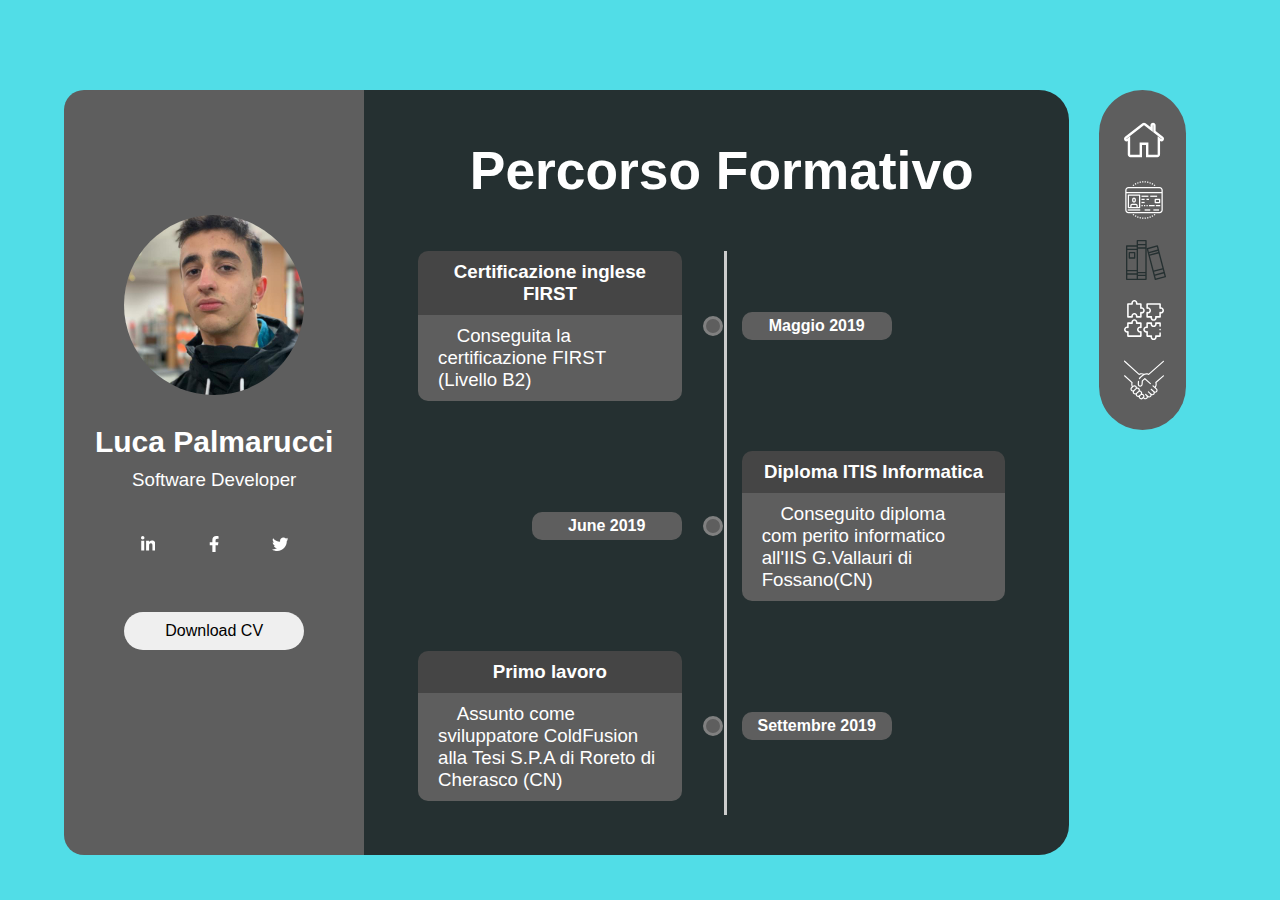
<file: knowledge.html>
<!DOCTYPE html>
<html lang="en">
<head>
    <meta charset="UTF-8">
    <meta http-equiv="X-UA-Compatible" content="IE=edge">
    <meta name="viewport" content="width=device-width, initial-scale=1.0, maximum-scale=1.0">
    <link href="css/style.css" rel="stylesheet" type="text/css">
    <link rel="icon" type="image/png" href="img/icon/favicon.png">
    <title>Hobby</title>
</head>
<body>
    <section id="container">
        <aside class="general-data">
            <div class="profile-img"></div>
            <h1>Luca Palmarucci</h1>
            <h3>Software Developer</h3>
            <div class="social">
                <a href="https://www.linkedin.com/in/luca-palmarucci-67622a202/" target="_blank">
                    <svg aria-hidden="true" focusable="false" data-prefix="fab" data-icon="linkedin-in" class="svg-inline--fa fa-linkedin-in fa-w-14" role="img" xmlns="http://www.w3.org/2000/svg" viewBox="0 0 448 512"><path fill="white" d="M100.28 448H7.4V148.9h92.88zM53.79 108.1C24.09 108.1 0 83.5 0 53.8a53.79 53.79 0 0 1 107.58 0c0 29.7-24.1 54.3-53.79 54.3zM447.9 448h-92.68V302.4c0-34.7-.7-79.2-48.29-79.2-48.29 0-55.69 37.7-55.69 76.7V448h-92.78V148.9h89.08v40.8h1.3c12.4-23.5 42.69-48.3 87.88-48.3 94 0 111.28 61.9 111.28 142.3V448z"></path></svg>
                </a>
                <a href="https://www.facebook.com/luca.palmarucci" target="_blank">
                    <svg aria-hidden="true" focusable="false" data-prefix="fab" data-icon="facebook-f" class="svg-inline--fa fa-facebook-f fa-w-10" role="img" xmlns="http://www.w3.org/2000/svg" viewBox="0 0 320 512"><path fill="white" d="M279.14 288l14.22-92.66h-88.91v-60.13c0-25.35 12.42-50.06 52.24-50.06h40.42V6.26S260.43 0 225.36 0c-73.22 0-121.08 44.38-121.08 124.72v70.62H22.89V288h81.39v224h100.17V288z"></path></svg>
                </a>
                <a href="https://twitter.com/LPalmarucci" target="_blank">
                    <svg aria-hidden="true" focusable="false" data-prefix="fab" data-icon="twitter" class="svg-inline--fa fa-twitter fa-w-16" role="img" xmlns="http://www.w3.org/2000/svg" viewBox="0 0 512 512"><path fill="white" d="M459.37 151.716c.325 4.548.325 9.097.325 13.645 0 138.72-105.583 298.558-298.558 298.558-59.452 0-114.68-17.219-161.137-47.106 8.447.974 16.568 1.299 25.34 1.299 49.055 0 94.213-16.568 130.274-44.832-46.132-.975-84.792-31.188-98.112-72.772 6.498.974 12.995 1.624 19.818 1.624 9.421 0 18.843-1.3 27.614-3.573-48.081-9.747-84.143-51.98-84.143-102.985v-1.299c13.969 7.797 30.214 12.67 47.431 13.319-28.264-18.843-46.781-51.005-46.781-87.391 0-19.492 5.197-37.36 14.294-52.954 51.655 63.675 129.3 105.258 216.365 109.807-1.624-7.797-2.599-15.918-2.599-24.04 0-57.828 46.782-104.934 104.934-104.934 30.213 0 57.502 12.67 76.67 33.137 23.715-4.548 46.456-13.32 66.599-25.34-7.798 24.366-24.366 44.833-46.132 57.827 21.117-2.273 41.584-8.122 60.426-16.243-14.292 20.791-32.161 39.308-52.628 54.253z"></path></svg>
                </a>
            </div>
            <button class="download-button"><a href="Curriculum.pdf" target="_blank" class="normalize">Download CV</a></button>
        </aside>
        
        <article class="main-content-wrapper">
            
            <h1 class="main-content-title-name">Percorso Formativo</h1>
            <div id="wrapper-timeline">
                <div class="timeline">
                    <ul>
                        <li>
                            <div class="content">
                            <h3>Certificazione inglese FIRST</h3>
                            <p>Conseguita la certificazione FIRST (Livello B2)</p>
                            </div>
                            <div class="point"></div>
                            <div class="date">
                            <h4>Maggio 2019</h4>
                            </div>
                        </li>
                        <li>
                            <div class="content">
                            <h3>Diploma ITIS Informatica</h3>
                            <p>Conseguito diploma com perito informatico all'IIS G.Vallauri di Fossano(CN)</p>
                            </div>
                            <div class="point"></div>
                            <div class="date">
                            <h4>June 2019</h4>
                            </div>
                        </li>
                        <li>
                            <div class="content">
                            <h3>Primo lavoro</h3>
                            <p>Assunto come sviluppatore ColdFusion alla Tesi S.P.A di Roreto di Cherasco (CN)</p>
                            </div>
                            <div class="point"></div>
                            <div class="date">
                            <h4>Settembre 2019</h4>
                            </div>
                        </li>
                        <li>
                            <div class="content">
                            <h3>Corsi di ReactJS</h3>
                            <p>Affascinato da questa libreria, decido di iniziare prima a leggere delle guide poi in seguito di seguire un corso base</p>
                            </div>
                            <div class="point"></div>
                            <div class="date">
                            <h4>Dicembre 2020</h4>
                            </div>
                        </li>
                        <li>
                            <div class="content">
                            <h3>Inizio percorso start2impact</h3>
                            <p>Ho deciso di approfondire le mie conoscenze nell'ambito della programmazione web, nello specifico HTML e CSS, Javascript e ReactJS</p>
                            </div>
                            <div class="point"></div>
                            <div class="date">
                            <h4>Aprile 2021</h4>
                            </div>
                        </li>
                    </ul>
                  </div>
                  <br />
                  <div class="wrapper-footer-section">
                    <div class="wrapper-knowledge-list">
                        <h1>Linguaggi</h1>
                        <ul>
                            <li>HTML e CSS/SCSS</li>
                            <li>Javascript</li>
                            <li>ReactJS</li>
                            <li>ColdFusion</li>
                        </ul>
                    </div>
                    <div class="wrapper-project-list">
                        <h1>Progetti</h1>
                        <ul>
                            <li><a href="https://github.com/lpalmarucci/monitor_sally" target="_blank">Monitor Temperatura e Umidità di una serra</a></li>
                            <li><a href="https://github.com/lpalmarucci/yt_downloader" target="_blank">Youtube Downloader</a></li>
                            <li><a href="https://github.com/lpalmarucci/random-user" target="_blank">Random user</a></li>
                            <li class="last">...e ne stanno arrivando di nuovi 😎</li>
                        </ul>
                    </div>
                  </div>
            </div>
        </article>
    
        <aside id="menu">
            <nav>
                <span>
                    <a href="index.html">   
                        <svg class="sidebar-menu-icon" xmlns="http://www.w3.org/2000/svg" xmlns:xlink="http://www.w3.org/1999/xlink" viewBox="0 0 63.699 63.699" xml:space="preserve">
                            <path d="M63.663,29.424c-0.143-1.093-0.701-2.065-1.575-2.737l-11.715-9.021V8.608c0-2.275-1.851-4.126-4.125-4.126
                                c-2.273,0-4.125,1.851-4.125,4.126v2.705l-7.758-5.975c-0.718-0.551-1.612-0.856-2.517-0.856c-0.906,0-1.801,0.304-2.519,0.857
                                L1.606,26.687c-1.802,1.389-2.139,3.983-0.751,5.785c0.788,1.022,1.979,1.608,3.271,1.608c0.664,0,1.302-0.153,1.88-0.451V55.09
                                c0,2.275,1.851,4.127,4.126,4.127h18.534V39.732h6.351v19.482h18.271c2.274,0,4.125-1.85,4.125-4.127V33.472
                                c0.649,0.399,1.387,0.608,2.157,0.608c1.289,0,2.482-0.586,3.27-1.606C63.514,31.601,63.807,30.518,63.663,29.424z M59.819,30.144
                                c-0.08,0.105-0.189,0.122-0.247,0.122c-0.069,0-0.132-0.021-0.188-0.065L53.6,25.748V55.09c0,0.173-0.14,0.312-0.311,0.312H38.832
                                l0.001-19.484H24.852v19.484H10.132c-0.171,0-0.31-0.141-0.31-0.312V25.96L4.315,30.2c-0.056,0.043-0.119,0.065-0.188,0.065
                                c-0.059,0-0.167-0.017-0.248-0.121c-0.065-0.084-0.07-0.171-0.062-0.229c0.007-0.058,0.034-0.141,0.118-0.205L31.661,8.363
                                c0.138-0.105,0.239-0.106,0.379,0l13.899,10.703V8.608c0-0.172,0.14-0.311,0.311-0.311s0.312,0.139,0.312,0.311v10.935
                                l13.205,10.166c0.084,0.064,0.108,0.147,0.116,0.205C59.891,29.975,59.885,30.062,59.819,30.144z"/>

                        </svg>
                    </a>
                    <a class="box-item">
                        Home
                    </a>
                </span>
                <span>
                    <a href="about.html">
                        <svg class="sidebar-menu-icon" xmlns="http://www.w3.org/2000/svg" xmlns:xlink="http://www.w3.org/1999/xlink" viewBox="0 0 64 64" xml:space="preserve">
                        <path d="M57,11H7c-2.757,0-5,2.243-5,5v32c0,2.757,2.243,5,5,5h50c2.757,0,5-2.243,5-5V16C62,13.243,59.757,11,57,11z M7,13h50
                            c1.654,0,3,1.346,3,3v3H4v-3C4,14.346,5.346,13,7,13z M57,51H7c-1.654,0-3-1.346-3-3V21h56v27C60,49.654,58.654,51,57,51z"/>
                        <path d="M26.845,2.442c-0.68,0.118-1.361,0.261-2.026,0.425l0.48,1.941c0.618-0.152,1.253-0.286,1.888-0.396L26.845,2.442z"/>
                        <path d="M18.985,4.968c-0.617,0.299-1.232,0.623-1.83,0.963l0.99,1.738c0.559-0.318,1.135-0.622,1.711-0.9L18.985,4.968z"/>
                        <path d="M22.827,3.432c-0.652,0.21-1.307,0.446-1.945,0.701l0.742,1.857c0.597-0.238,1.208-0.459,1.816-0.654L22.827,3.432z"/>
                        <path d="M30.958,2.019c-0.687,0.023-1.38,0.071-2.062,0.141l0.203,1.99c0.638-0.065,1.286-0.11,1.929-0.133L30.958,2.019z"/>
                        <path d="M44.993,4.957l-0.869,1.801c0.571,0.275,1.146,0.578,1.709,0.898l0.99-1.738C46.221,5.575,45.604,5.252,44.993,4.957z"/>
                        <path d="M48.584,7.004l-1.109,1.664c0.538,0.358,1.066,0.736,1.571,1.125l1.219-1.586C49.725,7.792,49.158,7.387,48.584,7.004z"/>
                        <path d="M37.136,2.439L36.798,4.41c0.626,0.107,1.261,0.24,1.887,0.394l0.477-1.941C38.49,2.697,37.809,2.555,37.136,2.439z"/>
                        <path d="M41.152,3.426L40.541,5.33c0.608,0.195,1.219,0.414,1.816,0.652l0.74-1.857C42.458,3.87,41.804,3.635,41.152,3.426z"/>
                        <path d="M33.026,2.019l-0.064,1.998c0.631,0.021,1.278,0.064,1.924,0.131l0.203-1.99C34.397,2.087,33.703,2.04,33.026,2.019z"/>
                        <path d="M15.396,7.018c-0.562,0.374-1.121,0.774-1.662,1.19l1.221,1.584c0.504-0.388,1.025-0.761,1.549-1.11L15.396,7.018z"/>
                        <path d="M32.972,59.983l0.07,1.998c0.687-0.023,1.38-0.071,2.062-0.141l-0.203-1.99C34.263,59.916,33.614,59.961,32.972,59.983z"/>
                        <path d="M36.813,59.587l0.342,1.971c0.68-0.118,1.361-0.261,2.026-0.425l-0.48-1.941C38.083,59.344,37.448,59.478,36.813,59.587z"/>
                        <path d="M40.56,58.664l0.613,1.904c0.652-0.21,1.307-0.446,1.945-0.701l-0.742-1.857C41.779,58.248,41.168,58.469,40.56,58.664z"/>
                        <path d="M47.496,55.318l1.107,1.664c0.562-0.374,1.121-0.774,1.662-1.19l-1.221-1.584C48.541,54.596,48.02,54.969,47.496,55.318z"/>
                        <path d="M44.144,57.231l0.871,1.801c0.617-0.299,1.232-0.623,1.83-0.963l-0.99-1.738C45.296,56.649,44.72,56.953,44.144,57.231z"/>
                        <path d="M20.902,59.875c0.64,0.255,1.294,0.49,1.945,0.699l0.611-1.904c-0.608-0.195-1.219-0.414-1.816-0.652L20.902,59.875z"/>
                        <path d="M13.735,55.793c0.54,0.415,1.106,0.82,1.681,1.203l1.109-1.664c-0.538-0.358-1.066-0.736-1.571-1.125L13.735,55.793z"/>
                        <path d="M17.177,58.082c0.603,0.343,1.219,0.666,1.83,0.961l0.869-1.801c-0.571-0.275-1.146-0.578-1.709-0.898L17.177,58.082z"/>
                        <path d="M28.911,61.843c0.691,0.07,1.386,0.117,2.062,0.139l0.064-1.998c-0.631-0.021-1.278-0.064-1.924-0.131L28.911,61.843z"/>
                        <path d="M24.839,61.138c0.671,0.165,1.353,0.308,2.025,0.423l0.338-1.971c-0.626-0.107-1.261-0.24-1.887-0.394L24.839,61.138z"/>
                        <rect x="28" y="25" width="11" height="2"/>
                        <rect x="42" y="25" width="11" height="2"/>
                        <rect x="28" y="30" width="5" height="2"/>
                        <rect x="36" y="30" width="4" height="2"/>
                        <rect x="28" y="35" width="5" height="2"/>
                        <rect x="28" y="40" width="2" height="2"/>
                        <rect x="32" y="40" width="2" height="2"/>
                        <rect x="36" y="40" width="2" height="2"/>
                        <rect x="40" y="40" width="9" height="2"/>
                        <rect x="51" y="40" width="7" height="2"/>
                        <path d="M57,30h-7c-0.553,0-1,0.447-1,1v5c0,0.553,0.447,1,1,1h7c0.553,0,1-0.447,1-1v-5C58,30.447,57.553,30,57,30z M56,35h-5v-3h5
                            V35z"/>
                        <path d="M25,23H7c-0.553,0-1,0.447-1,1v20c0,0.553,0.447,1,1,1h18c0.553,0,1-0.447,1-1V24C26,23.447,25.553,23,25,23z M20,43h-8v-2
                            c0-0.552,0.448-1,1-1h6c0.552,0,1,0.448,1,1V43z M24,43h-2v-2c0-1.654-1.346-3-3-3h-6c-1.654,0-3,1.346-3,3v2H8V25h16V43z"/>
                        <rect x="6" y="47" width="20" height="2"/>
                        <path d="M16,36c1.654,0,3-1.346,3-3v-2c0-1.654-1.346-3-3-3s-3,1.346-3,3v2C13,34.654,14.346,36,16,36z M15,31c0-0.552,0.448-1,1-1
                            s1,0.448,1,1v2c0,0.552-0.448,1-1,1s-1-0.448-1-1V31z"/>
                        <rect x="33" y="47" width="9" height="2"/>
                        <rect x="47" y="47" width="9" height="2"/>
                        </svg>

                    </a>
                    <a class="box-item">
                        About
                    </a>
                </span>
                <span>
                    <a href="knowledge.html">
                        <svg class="sidebar-menu-icon menu-icon-selected" style="margin-left: 12px" viewBox="0 0 480 480" xmlns="http://www.w3.org/2000/svg">
                            <path d="m240 0h-104c-4.417969 0-8 3.582031-8 8v56h-120c-4.417969 0-8 3.582031-8 8v400c0 4.417969 3.582031 8 8 8h232c4.417969 0 8-3.582031 8-8v-464c0-4.417969-3.582031-8-8-8zm-8 416h-88v-16h88zm-216-296h112v240h-112zm216-32h-88v-24h88zm-216 288h112v24h-112zm128 8v-280h88v280zm88-368v32h-88v-32zm-104 64v24h-112v-24zm-112 336h112v48h-112zm128 48v-32h88v32zm0 0"/><path d="m479.742188 437.984375-96-368c-.535157-2.0625-1.871094-3.824219-3.714844-4.898437-1.839844-1.070313-4.03125-1.363282-6.089844-.8125l-120 32c-4.25 1.132812-6.789062 5.484374-5.679688 9.742187l96 368c.535157 2.0625 1.875 3.824219 3.71875 4.894531 1.839844 1.066406 4.03125 1.355469 6.085938.800782l120-32c4.242188-1.132813 6.777344-5.476563 5.679688-9.726563zm-201.246094-279.441406 104.542968-27.871094 3.761719 14.398437-104.535156 27.914063zm112.34375 2.050781 46.398437 177.980469-104.503906 27.882812-46.398437-177.992187zm50.472656 193.46875 8.191406 31.394531-104.542968 27.871094-8.160157-31.382813zm-71.023438-272.261719 8.710938 33.398438-104.542969 27.863281-8.703125-33.382812zm-12.578124 380.398438-8.710938-33.398438 104.542969-27.878906 8.703125 33.382813zm0 0"/>
                            <path d="m104 144h-64c-4.417969 0-8 3.582031-8 8v64c0 4.417969 3.582031 8 8 8h64c4.417969 0 8-3.582031 8-8v-64c0-4.417969-3.582031-8-8-8zm-8 64h-48v-48h48zm0 0"/>
                        </svg>
                    </a>
                    <a class="box-item">
                        Knowledge
                    </a>
                </span>
                <span>
                    <a href="hobby.html">                
                    <svg class="sidebar-menu-icon" viewBox="0 0 512 512" xmlns="http://www.w3.org/2000/svg"><g><path d="m40 339c-22.056 0-40 17.944-40 40s17.944 40 40 40v43c0 5.523 4.477 10 10 10h166c5.523 0 10-4.477 10-10v-54.84c0-3.251-1.581-6.299-4.237-8.173-2.657-1.873-6.059-2.338-9.121-1.246-2.376.847-4.549 1.259-6.642 1.259-11.028 0-20-8.972-20-20s8.972-20 20-20c2.093 0 4.266.412 6.642 1.259 3.063 1.094 6.465.627 9.121-1.246 2.657-1.874 4.237-4.922 4.237-8.173v-54.84c0-5.523-4.477-10-10-10h-43c0-22.056-17.944-40-40-40s-40 17.944-40 40h-43c-5.523 0-10 4.477-10 10zm6.642 21.259c3.063 1.094 6.465.627 9.121-1.246 2.657-1.874 4.237-4.922 4.237-8.173v-44.84h44.84c3.251 0 6.299-1.581 8.173-4.237 1.873-2.657 2.338-6.059 1.246-9.121-.847-2.376-1.259-4.549-1.259-6.642 0-11.028 8.972-20 20-20s20 8.972 20 20c0 2.093-.412 4.266-1.259 6.642-1.092 3.062-.627 6.464 1.246 9.121 1.874 2.657 4.922 4.237 8.173 4.237h44.84v33c-22.056 0-40 17.944-40 40s17.944 40 40 40v33h-146v-44.84c0-3.251-1.581-6.299-4.237-8.173-2.657-1.873-6.059-2.338-9.121-1.246-2.376.847-4.549 1.259-6.642 1.259-11.028 0-20-8.972-20-20s8.972-20 20-20c2.093 0 4.266.412 6.642 1.259z"/><path d="m472 93v-43c0-5.523-4.477-10-10-10h-166c-5.523 0-10 4.477-10 10v54.84c0 3.251 1.581 6.299 4.237 8.173 2.658 1.873 6.059 2.339 9.121 1.246 2.376-.847 4.548-1.259 6.642-1.259 11.028 0 20 8.972 20 20s-8.972 20-20 20c-2.093 0-4.266-.412-6.642-1.259-3.062-1.092-6.464-.627-9.121 1.246-2.657 1.874-4.237 4.922-4.237 8.173v54.84c0 5.523 4.477 10 10 10h43c0 22.056 17.944 40 40 40s40-17.944 40-40h43c5.523 0 10-4.477 10-10v-43c22.056 0 40-17.944 40-40s-17.944-40-40-40zm0 60c-2.093 0-4.266-.412-6.642-1.259-3.062-1.092-6.464-.627-9.121 1.246-2.657 1.874-4.237 4.922-4.237 8.173v44.84h-44.84c-3.251 0-6.299 1.581-8.173 4.237-1.873 2.657-2.338 6.059-1.246 9.121.847 2.376 1.259 4.548 1.259 6.642 0 11.028-8.972 20-20 20s-20-8.972-20-20c0-2.093.412-4.266 1.259-6.642 1.092-3.062.627-6.464-1.246-9.121-1.874-2.657-4.922-4.237-8.173-4.237h-44.84v-33c22.056 0 40-17.944 40-40s-17.944-40-40-40v-33h146v44.84c0 3.251 1.581 6.299 4.237 8.173 2.658 1.873 6.058 2.339 9.121 1.246 2.376-.847 4.548-1.259 6.642-1.259 11.028 0 20 8.972 20 20s-8.972 20-20 20z"/><path d="m216 40h-43c0-22.056-17.944-40-40-40s-40 17.944-40 40h-43c-5.523 0-10 4.477-10 10v166c0 5.523 4.477 10 10 10h54.84c3.251 0 6.299-1.581 8.173-4.237 1.873-2.657 2.338-6.059 1.246-9.121-.847-2.376-1.259-4.549-1.259-6.642 0-11.028 8.972-20 20-20s20 8.972 20 20c0 2.093-.412 4.266-1.259 6.642-1.092 3.062-.627 6.464 1.246 9.121 1.874 2.657 4.922 4.237 8.173 4.237h54.84c5.523 0 10-4.477 10-10v-43c22.056 0 40-17.944 40-40s-17.944-40-40-40v-43c0-5.523-4.477-10-10-10zm30 93c0 11.028-8.972 20-20 20-2.093 0-4.266-.412-6.642-1.259-3.063-1.092-6.464-.627-9.121 1.246-2.657 1.874-4.237 4.922-4.237 8.173v44.84h-33c0-22.056-17.944-40-40-40s-40 17.944-40 40h-33v-146h44.84c3.251 0 6.299-1.581 8.173-4.237 1.873-2.657 2.338-6.059 1.246-9.121-.847-2.376-1.259-4.549-1.259-6.642 0-11.028 8.972-20 20-20s20 8.972 20 20c0 2.093-.412 4.266-1.259 6.642-1.092 3.062-.627 6.464 1.246 9.121 1.874 2.657 4.922 4.237 8.173 4.237h44.84v44.84c0 3.251 1.581 6.299 4.237 8.173 2.657 1.873 6.058 2.339 9.121 1.246 2.376-.847 4.548-1.259 6.642-1.259 11.028 0 20 8.972 20 20z"/><circle cx="462" cy="379" r="10"/><path d="m359.013 290.237c-1.874-2.657-4.922-4.237-8.173-4.237h-54.84c-5.523 0-10 4.477-10 10v43c-22.056 0-40 17.944-40 40s17.944 40 40 40v43c0 5.523 4.477 10 10 10h43c0 22.056 17.944 40 40 40s40-17.944 40-40h43c5.523 0 10-4.477 10-10v-38c0-5.523-4.477-10-10-10s-10 4.477-10 10v28h-44.84c-3.251 0-6.299 1.581-8.173 4.237-1.873 2.657-2.338 6.059-1.246 9.121.847 2.376 1.259 4.548 1.259 6.642 0 11.028-8.972 20-20 20s-20-8.972-20-20c0-2.093.412-4.266 1.259-6.642 1.092-3.062.627-6.464-1.246-9.121-1.874-2.657-4.922-4.237-8.173-4.237h-44.84v-44.84c0-3.251-1.581-6.299-4.237-8.173-2.658-1.873-6.058-2.338-9.121-1.246-2.376.847-4.549 1.259-6.642 1.259-11.028 0-20-8.972-20-20s8.972-20 20-20c2.093 0 4.266.412 6.642 1.259 3.063 1.094 6.465.627 9.121-1.246 2.657-1.874 4.237-4.922 4.237-8.173v-44.84h33c0 22.056 17.944 40 40 40s40-17.944 40-40h33v28c0 5.523 4.477 10 10 10s10-4.477 10-10v-38c0-5.523-4.477-10-10-10h-54.84c-3.251 0-6.299 1.581-8.173 4.237-1.873 2.657-2.338 6.059-1.246 9.121.847 2.376 1.259 4.548 1.259 6.642 0 11.028-8.972 20-20 20s-20-8.972-20-20c0-2.093.412-4.266 1.259-6.642 1.092-3.062.627-6.463-1.246-9.121z"/></g></svg>
                    </a>
                    <a class="box-item">
                        Hobby
                    </a>
                </span>
                <span>
                    <a href="contact.html">
                        <svg class="sidebar-menu-icon" viewBox="0 0 512.001 512.001" xmlns="http://www.w3.org/2000/svg"><g><path d="m510.144 198.119c-2.728-3.117-7.465-3.434-10.583-.705l-97.102 84.975c-2.364 2.069-3.188 5.393-2.064 8.327 6.579 17.173 4.166 36.681-5.966 51.591l-18.402-16.409c-7.236-6.455-17.221 4.741-9.982 11.195l43.19 38.516c6.898 6.151 7.46 17.112 1.266 23.959-6.039 6.676-16.395 7.224-23.048 1.251-11.494-10.446-22.985-20.896-34.478-31.344-7.174-6.525-17.266 4.576-10.09 11.099l32.01 29.102c5.718 6.369 5.715 16.254-.053 22.632-6.04 6.677-16.394 7.223-23.115 1.19-11.617-10.126-22.761-20.788-34.044-31.282-7.1-6.605-17.315 4.38-10.215 10.984l25.157 23.396c6.616 6.24 7.718 17.143 1.422 24.104-6.04 6.676-16.395 7.224-23.083 1.22-9.725-8.937-19.699-17.418-29.234-26.583-6.991-6.72-17.386 4.094-10.395 10.814l13.966 13.424c6.708 6.498 8.011 16.92 1.47 24.15-6.039 6.677-16.393 7.224-23.041 1.255-.415-.383-3.361-3.229-6.335-6.108 6.788-11.492 5.135-26.33-4.938-37.091-5.339-5.698-12.622-9.274-20.413-9.916 2.593-10.272.089-21.672-7.583-29.867-5.783-6.177-13.555-9.716-21.941-10.005 2.379-10.135-.168-21.288-7.709-29.344-7.556-8.071-18.976-11.656-29.778-9.305-.242-7.531-3.084-15.002-8.554-20.845-11.968-12.756-32.453-13.324-44.977-1.066-4.908-12.518-5.241-26.726-.686-39.512 1.015-2.85.219-6.03-2.02-8.065l-96.25-87.533c-3.064-2.788-7.808-2.563-10.595.502-2.787 3.064-2.562 7.808.503 10.594l92.704 84.31c-4.61 16.726-2.906 34.905 4.697 50.443l-8.164 7.522c-12.543 11.498-12.196 32.694-.816 44.726 5.751 6.081 13.447 9.566 21.736 9.862-2.219 10.046.4 21.026 7.913 28.97 7.442 7.867 19.077 11.479 29.659 9.151.108 7.764 2.991 15.508 8.674 21.515 7.443 7.869 19.081 11.48 29.665 9.15.182 7.656 3.063 15.271 8.667 21.196 12.045 12.734 32.521 13.134 44.958.754l5.213-4.984c4.803 4.647 5.974 5.769 6.31 6.072 12.545 11.262 32.864 10.241 44.225-2.319 4.374-4.835 7.104-10.758 7.95-17.098 12.566 7.481 29.147 5.323 39.326-5.926 4.918-5.437 7.756-12.25 8.177-19.484 11.315 3.502 24.172.427 32.618-8.909 5.761-6.369 8.473-14.592 8.149-22.706 9.914 1.324 20.313-2.08 27.508-10.034 11.605-12.828 10.54-33.673-2.405-45.217l-13.52-12.057c12.764-17.697 16.701-40.885 10.412-61.982l93.329-81.673c3.118-2.727 3.433-7.465.705-10.582zm-408.371 185.994c-6.231-6.588-6.133-17.099.198-23.493 6.558-6.042 13.116-12.085 19.674-18.127 6.729-6.161 17.349-6.721 23.883.258 5.611 5.994 6.032 15.199 1.356 21.628-7.068 6.682-14.109 13.387-21.345 19.888-6.729 6.086-17.188 6.803-23.766-.154zm41.405 44.021c-4.474-.061-8.648-1.904-11.755-5.189-6.241-6.598-6.132-17.132.229-23.523 9.512-8.993 19.343-17.697 28.544-26.99 6.534-6.531 17.375-6.247 23.663.469 6.199 6.623 6.065 17.167-.283 23.552l-28.468 26.72c-3.161 2.977-7.547 5.018-11.93 4.961zm38.332 30.666c-4.474-.062-8.648-1.904-11.756-5.189-6.23-6.587-6.131-17.098.2-23.493l19.674-18.127c6.728-6.16 17.354-6.714 23.882.258 6.877 7.541 5.411 18.76-2.021 25.133-4.871 3.415-9.215 8.079-13.51 12.182-4.791 4.445-9.156 9.354-16.469 9.236zm50.091 25.553c-6.484 6.489-17.228 6.25-23.513-.396-5.958-6.298-6.129-16.182-.6-22.627l13.247-12.079c6.517-4.104 15.613-2.728 20.771 2.781 6.484 6.927 6.737 16.043.64 22.229-.032.031-.064.064-.096.096l-10.328 9.875c-.04.04-.081.08-.121.121z"/><path d="m2.455 20.986 185.419 168.574c2.377 2.162 5.866 2.569 8.68 1.011 13.909-7.705 30.313-8.852 44.895-3.547-16.621 14.445-37.364 28.287-50.434 46.237-5.568 7.649 6.21 16.957 12.127 8.829 12.268-16.854 31.957-29.141 47.323-43.013 16.689-15.103 41.805-18.312 61.774-7.824 2.763 1.452 6.136 1.04 8.469-1.033l188.774-167.712c3.097-2.751 3.377-7.492.625-10.588-2.751-3.097-7.491-3.377-10.588-.625l-185.058 164.41c-18.679-8.045-40.212-7.477-58.363 1.528-19.13-10.461-42.121-11.265-61.944-2.236l-181.609-165.11c-3.064-2.786-7.807-2.561-10.595.504-2.786 3.065-2.56 7.809.505 10.595z"/><path d="m192.748 272.251c.437-9.686-14.55-10.364-14.984-.675l-1.686 37.438c-.682 17.23 12.657 32.056 29.735 33.048 17.353 1.008 32.539-12.998 33.235-30.366l2.77-40.954c2.954-2.672 23.908-23.108 25.133-22.016l65.832 58.705c7.149 6.378 17.276-4.692 9.982-11.195l-71.061-63.69c-2.857-2.568-7.194-2.562-10.044.017l-32.152 29.088c-1.441 1.304-2.32 3.116-2.452 5.056l-2.98 44.085c-.677 8.966-7.941 16.849-17.392 16.294-8.973-.521-15.979-8.363-15.62-17.44z"/></g></svg>
                    </a>
                    <a class="box-item">
                        Contact
                    </a>
                </span>
            </nav>
        </aside>
    </section>
    
    <ul class="box-area">
        <li></li>
        <li></li>
        <li></li>
        <li></li>
        <li></li>
        <li></li>
        <li></li>
        <li></li>
        <li></li>
    </ul>
</body>
</html>
</file>
<file: css/style.css>
*{margin:0;padding:0;box-sizing:border-box}*::-webkit-scrollbar{width:10px}*::-webkit-scrollbar-track{background:#51696b;border-radius:5px}*::-webkit-scrollbar-thumb{background:white;border-radius:5px}*::-webkit-scrollbar-thumb:hover{background:#bccbcc}@font-face{font-family:Prova;src:url("Noto-regular.woff")}body{background-color:#51dde7;font-family:Arial, Helvetica, sans-serif;-webkit-font-smoothing:antialiased;color:#fff}p{font-family:Arial, Helvetica, sans-serif;font-size:14pt}h1{font-size:30px}h2{font-size:15px}.normalize{text-decoration:none;color:#000;cursor:pointer}.normalize:hover{color:#000}input:focus{outline:0}#container{z-index:1 !important;display:block;width:90% !important;max-width:1500px;max-height:85vh;min-height:700px;border-radius:30px 0 0 30px;z-index:1;margin:0 auto;display:flex;position:relative;top:10vh}#container h1,#container h2,#container h3,#container h4,#container h5,#container h6,#container p{color:#fff}#container .main-content-wrapper{z-index:1 !important;width:70%;padding:20px 10px 40px 20px;display:flex;align-items:center;justify-content:center;flex-direction:column;text-align:center;border-radius:0 30px 30px 0;background-color:#253031}#container .main-content-wrapper .main-content-profile-photo{display:none}#container .main-content-wrapper .article-content{white-space:wrap;display:block;overflow-x:hidden;scrollbar-width:none;padding:30px 30px 30px 30px;font-size:20px}#container .main-content-wrapper .title{text-align:left}#container .main-content-wrapper p{text-indent:1em;text-align:left}#container .main-content-wrapper .main-content-title-name{font-weight:bold;font-size:40pt;padding:30px 30px 10px 30px;margin-bottom:40px}#container .main-content-wrapper .main-content-subtitle-name{font-weight:normal;font-size:13pt}#container .main-content-wrapper .main-content-dati{color:white;display:flex;justify-content:center;flex-wrap:wrap;width:70%;overflow:auto}#container .main-content-wrapper .main-content-dati .label{text-align:justify;font-weight:bold;color:#51dde7;font-size:20px;width:50%;margin:10px 0}#container .main-content-wrapper .main-content-dati .desc-label{width:50%;display:inline-block;font-size:20px;text-align:right;margin:10px 0}#container .main-content-wrapper .main-content-dati ul{list-style-type:none}#container .main-content-wrapper .main-content-dati ul li{text-align:right}#container .main-content-wrapper .main-content-paragraph{padding:20px;text-indent:1;font-size:20px;white-space:wrap;line-height:30px;overflow:auto}#container .main-content-wrapper .main-content-paragraph::-webkit-scrollbar{width:10px}#container .main-content-wrapper .main-content-paragraph::-webkit-scrollbar-track{background:#51696b;border-radius:5px}#container .main-content-wrapper .main-content-paragraph::-webkit-scrollbar-thumb{background:white;border-radius:5px}#container .main-content-wrapper .main-content-paragraph::-webkit-scrollbar-thumb:hover{background:#bccbcc}#container .main-content-wrapper .img-grid{display:flex;height:20%;flex-wrap:wrap}#container .main-content-wrapper .img-grid .img-grid-column{display:flex;flex-direction:column;justify-content:center;align-items:center;width:50%}#container .main-content-wrapper .img-grid .img-grid-column img{display:inline;width:90%;height:80%;min-width:40%;min-height:50%;display:block;margin:20px 20px 10px 10px;background-position:contain}#container .main-content-wrapper .img-grid .img-grid-column .img-subparagraph-didascalia-img{padding-bottom:20px;font-size:15px;width:90%}#container .main-content-wrapper #contact-form{margin:0;padding:0;width:inherit}#container .main-content-wrapper #contact-form .form-row{display:flex;justify-content:center;margin:20px 0}#container .main-content-wrapper #contact-form .form-row label{width:30%;text-align:left;padding-right:10px;padding-top:12px}#container .main-content-wrapper #contact-form .form-row input,#container .main-content-wrapper #contact-form .form-row select{outline:0;box-shadow:0;padding:10px 0 10px 15px;font-size:12pt;border:none;border-radius:10px}#container .main-content-wrapper #contact-form .form-row input:focus{outline:0}#container .main-content-wrapper #contact-form .form-row textarea{resize:none;height:150px;font-size:11pt;padding:5px;font-family:Arial, Helvetica, sans-serif}#container .main-content-wrapper #contact-form input[type="text"],#container .main-content-wrapper #contact-form input[type="email"],#container .main-content-wrapper #contact-form select,#container .main-content-wrapper #contact-form textarea{width:70%}#container .main-content-wrapper #contact-form button[type="submit"]{padding:10px 20px;width:60%;border-radius:10px;margin-left:30%;cursor:pointer;font-size:12pt}#container .main-content-wrapper #contact-form button[type="submit"]:focus,#container .main-content-wrapper #contact-form textarea{outline:0}.general-data{width:30%;display:block;height:inherit;z-index:2;background-color:#5e5e5e;border-radius:20px 0 0 20px;display:flex;flex-direction:column;align-items:center;justify-content:center}.general-data button{padding:10px 30px;border-radius:30px;border:none;cursor:pointer;font-size:16px;width:60%;font-family:Arial, Helvetica, sans-serif}.general-data button:focus,.general-data button:visited{outline:0}.general-data button:hover{transform:scale(1.2);transition-duration:0.5s}.general-data button:not(:hover){transform:scale(1);transition-duration:0.5s}.general-data .profile-img{width:180px;height:180px;background:url(../img/profile-picture.JPEG);background-position:center center;background-repeat:no-repeat;border-radius:50%;background-size:cover;margin:-80px 20px 30px 20px}.general-data .social{width:80%;height:auto;display:flex;justify-content:center;align-items:flex-start}.general-data .social-logo-container{margin:0;padding:0}.general-data .social-logo-container div{display:inline;margin:0;padding:0}.general-data .social-logo-container svg{margin:15px;width:15%;height:20%}.general-data .social a{text-decoration:none;color:#000;cursor:pointer;margin:15px;width:15%;height:20%;text-align:center}.general-data .social a:hover{color:#000}.general-data .social a svg{height:90%}.general-data .social svg:hover path{fill:#253031}.general-data h1{margin-bottom:10px}.general-data h3{font-weight:normal;margin-bottom:30px}#menu{display:block;height:340px;margin:0 30px;width:100px;border-radius:50px;background-color:#5e5e5e;z-index:2 !important}#menu nav{align-items:center;margin-top:20px;display:flex;flex-direction:column;justify-content:flex-end;align-items:center;position:absolute}#menu nav span{position:relative;width:250px;min-width:200px;height:auto;padding:10px 20px 10px 15px;float:left}#menu nav span .box-item{float:left;position:relative;margin-top:5px;padding:7px 15px 5px 15px;height:30px;top:0.5rem;left:40px;background-color:#5e5e5e;display:inline-block;opacity:0;transform:translateY(-8px);transition-duration:0.7s;transition-property:transform;transition-timing-function:ease-in;transition:0.5s}#menu nav span:hover path,#menu nav span:hover rect,#menu nav span:hover circle{fill:#253031}#menu nav span:hover .box-item{opacity:1}#menu .sidebar-menu-icon{float:left;margin-left:10px;width:40px;height:40px}#menu .sidebar-menu-icon-selected path{fill:#253031}#menu .sidebar-menu-icon path,#menu .sidebar-menu-icon rect,#menu .sidebar-menu-icon circle{fill:white}#menu .menu-icon-selected path,#menu .menu-icon-selected circle,#menu .menu-icon-selected rect{fill:#253031}.box-area{position:absolute;top:0;left:0;width:100%;height:100%;overflow:hidden}.box-area li{position:absolute;display:block;list-style:none;width:25px;height:25px;background:rgba(128,16,16,0.2);animation:animate 15s linear infinite;bottom:-150px}.box-area li:nth-child(1){left:86%;width:80px;height:80px;animation-delay:0s}.box-area li:nth-child(2){left:12%;width:30px;height:30px;animation-delay:1.5s;animation-duration:10s}.box-area li:nth-child(3){left:70%;width:100px;height:100px;animation-delay:5.5s}.box-area li:nth-child(4){left:42%;width:150px;height:150px;animation-delay:0s;animation-duration:15s}.box-area li:nth-child(5){left:65%;width:40px;height:40px;animation-delay:0s}.box-area li:nth-child(6){left:15%;width:110px;height:110px;animation-delay:3.5s}.box-area li:nth-child(7){left:80%;width:140px;height:140px;animation-delay:4s}.box-area li:nth-child(8){left:80%;width:44px;height:44px;animation-delay:0.7s}.box-area li:nth-child(8){left:3%;width:80px;height:80px;animation-delay:1.5s}@keyframes animate{0%{transform:translateY(0) rotate(0deg);opacity:1}100%{transform:translateY(-1000px) rotate(360deg);opacity:0}}#wrapper-timeline{overflow:auto}#wrapper-timeline::-webkit-scrollbar{width:10px}#wrapper-timeline::-webkit-scrollbar-track{background:#51696b;border-radius:5px}#wrapper-timeline::-webkit-scrollbar-thumb{background:white;border-radius:5px}#wrapper-timeline::-webkit-scrollbar-thumb:hover{background:#bccbcc}.wrapper-timeline::-webkit-scrollbar-track{background:#51696b !important;border-radius:5px !important}.wrapper-timeline::-webkit-scrollbar-thumb{background:white !important;border-radius:5px !important}.wrapper-timeline::-webkit-scrollbar-thumb:hover{background:#bccbcc}.timeline{position:relative;margin:0 auto;width:90%;overflow:auto;padding-right:20px}.timeline::-webkit-scrollbar{width:10px}.timeline::-webkit-scrollbar-track{background:#51696b;border-radius:5px}.timeline::-webkit-scrollbar-thumb{background:white;border-radius:5px}.timeline::-webkit-scrollbar-thumb:hover{background:#bccbcc}.timeline ul li{margin-bottom:50px;list-style-type:none;display:flex;flex-direction:row;align-items:center}.timeline ul li .point{min-width:20px;height:20px;background-color:#5e5e5e;border-radius:100%;z-index:2;border:3px grey solid;position:relative;left:1px}.timeline ul li .content{width:50%;padding:0 20px}.timeline ul li .content h3{padding:10px 20px;background-color:#454545;margin-bottom:0;text-align:center;border-top-left-radius:10px;border-top-right-radius:10px}.timeline ul li .content p{padding:10px 20px;background-color:#5e5e5e;margin-top:0;text-align:center;border-bottom-left-radius:10px;border-bottom-right-radius:10px}.timeline ul li .date{width:50%;padding:0 20px;font-weight:normal}.timeline ul li .date h4{background-color:#5e5e5e;width:150px;text-align:center;padding:5px 10px;border-radius:10px}.timeline ul li:nth-child(even){flex-direction:row-reverse}.timeline ul li:nth-child(even) .date h4{float:right}.timeline ul li:nth-child(even) .content{padding-right:0}.timeline ul li:nth-child(odd) .content{padding-left:0}.timeline ul li:nth-child(even) .date{padding-left:0}.timeline ul li:nth-child(odd) .date{padding-right:0}.timeline::before{content:"";position:absolute;height:100%;width:3px;left:50%;margin-left:2px;background-color:#ccc}.wrapper-footer-section{display:flex;justify-content:space-around;align-content:center}.wrapper-footer-section .wrapper-knowledge-list,.wrapper-footer-section .wrapper-project-list{padding:20px;text-align:left}.wrapper-footer-section .wrapper-knowledge-list ul,.wrapper-footer-section .wrapper-project-list ul{margin-left:45px;font-size:14pt}.wrapper-footer-section .wrapper-knowledge-list ul li,.wrapper-footer-section .wrapper-project-list ul li{text-align:left;padding:10px}.wrapper-footer-section .wrapper-knowledge-list ul li:first-of-type,.wrapper-footer-section .wrapper-project-list ul li:first-of-type{margin-top:5px}.wrapper-footer-section .wrapper-knowledge-list ul li.last,.wrapper-footer-section .wrapper-project-list ul li.last{list-style:none}.wrapper-footer-section .wrapper-knowledge-list a,.wrapper-footer-section .wrapper-project-list a{text-decoration:none;color:#fff;cursor:pointer}.wrapper-footer-section .wrapper-knowledge-list a:hover,.wrapper-footer-section .wrapper-project-list a:hover{color:#b3b3b3}@media only screen and (max-width: 1200px){body{flex-direction:column;max-width:1100px !important;width:100% !important}#container{width:100% !important;height:80%;max-width:100%;min-width:100%;max-height:100%;min-height:100%;position:fixed;margin:0;top:0;display:block;overflow:auto;flex-direction:column;border-radius:0 !important}.main-content-wrapper{border-radius:0 !important;width:100% !important;height:90vh}.main-content-profile-photo{display:block !important;height:50%;border-radius:25px;margin-bottom:10px}.main-content-paragraph{width:90%;height:80%;padding:10px !important}.main-content-dati{width:90% !important;max-width:600px;padding:15px}.main-content-dati .label{width:40% !important}.main-content-dati .desc-label{width:60% !important}.general-data{display:none}#menu{margin:0;float:none;display:flex;flex-direction:row;height:auto;height:10%;width:100%;border-radius:0;justify-content:center;align-items:center}#menu nav{display:flex;flex-direction:row;justify-content:space-between !important;align-items:center;margin-top:10px;position:relative;float:none;width:80%}#menu nav span{padding-top:0;min-width:20px;float:none}#menu nav .box-item{float:none;display:none !important;opacity:0;transform:none;visibility:hidden !important}#contact-form{width:90% !important;max-width:700px}.img-grid .img-grid-column{width:100% !important}}@media (max-width: 800px){.point{min-width:15px;height:15px}html,body{font-size:15px}}@media (max-width: 650px){html,body{font-size:14px}.point{min-width:12px;height:12px}.wrapper-footer-section{flex-direction:column;justify-content:center;align-items:center;align-content:center;margin-top:50px}.wrapper-footer-section .wrapper-knowledge-list,.wrapper-footer-section .wrapper-project-list{width:80%}.wrapper-footer-section .wrapper-knowledge-list h1,.wrapper-footer-section .wrapper-project-list h1{text-align:center}}@media (max-width: 450px){html,body{font-size:10px}p{padding:10px !important}}
</file>
